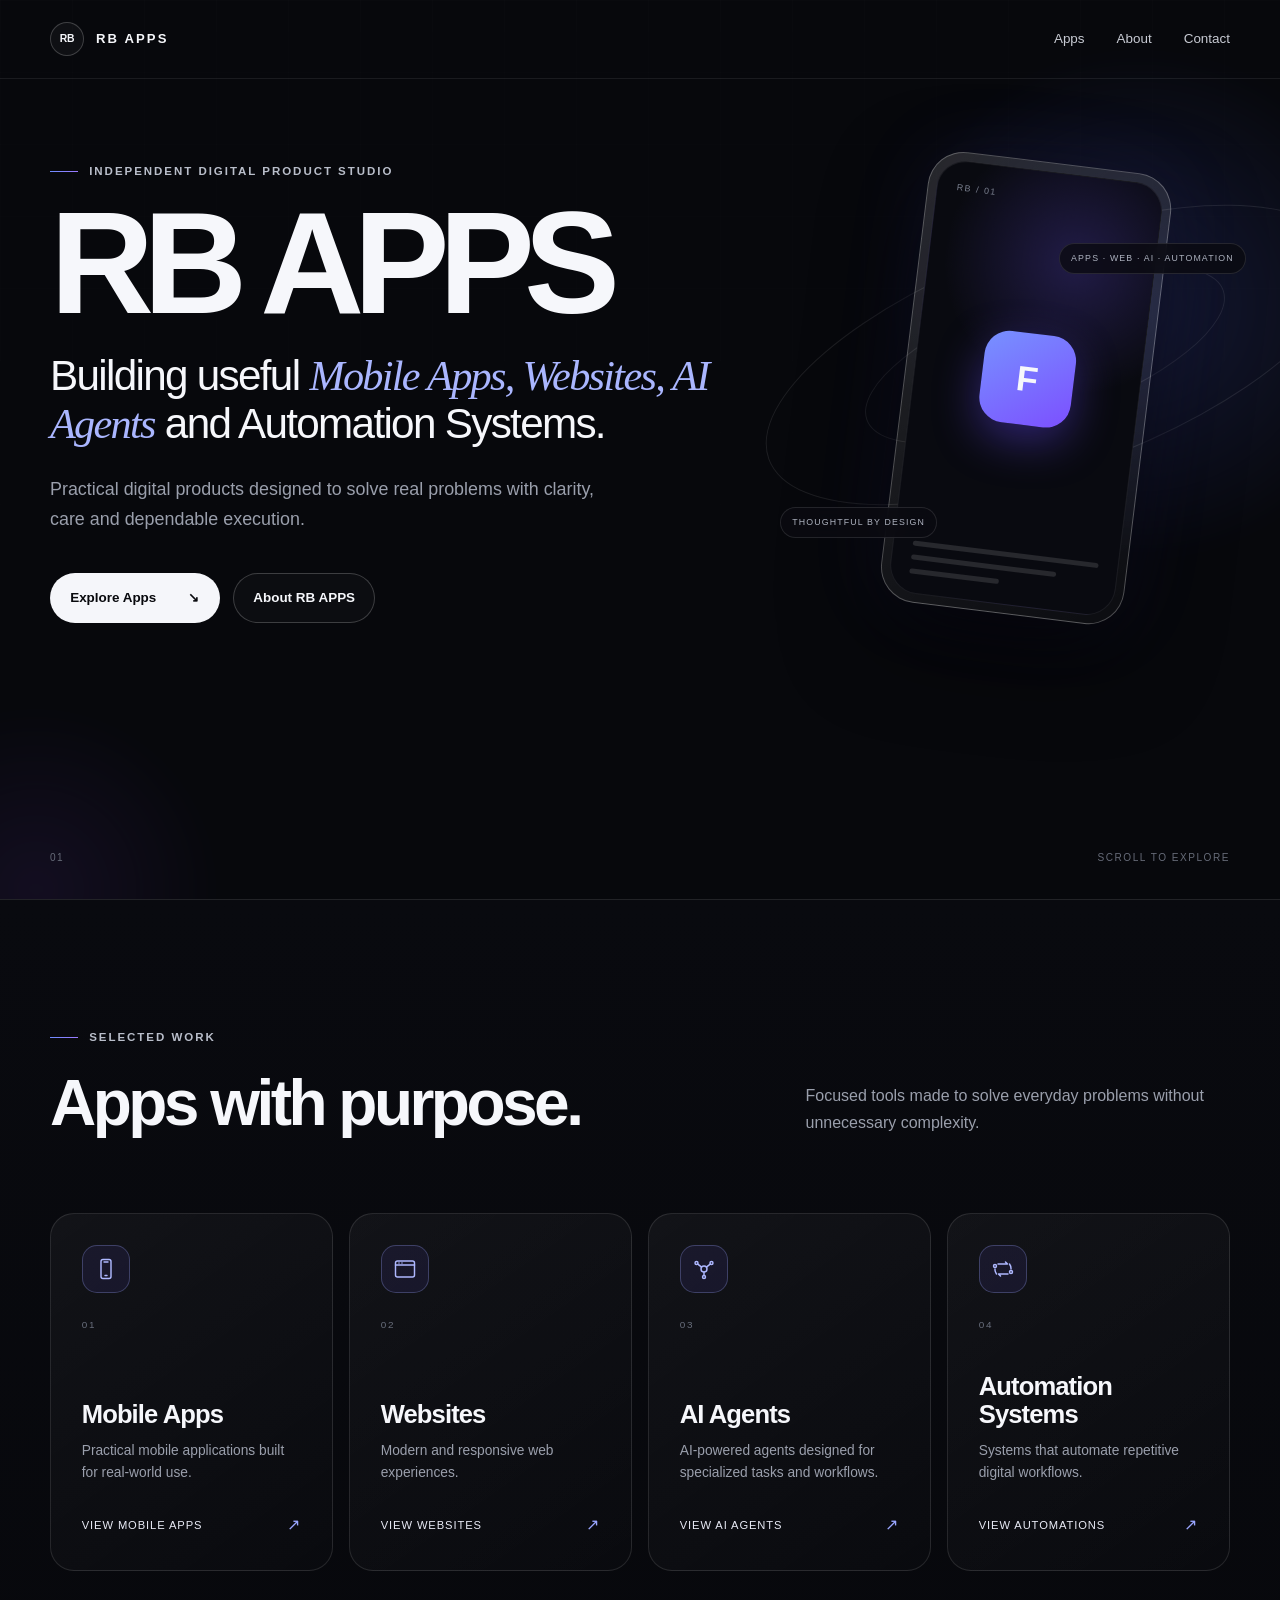
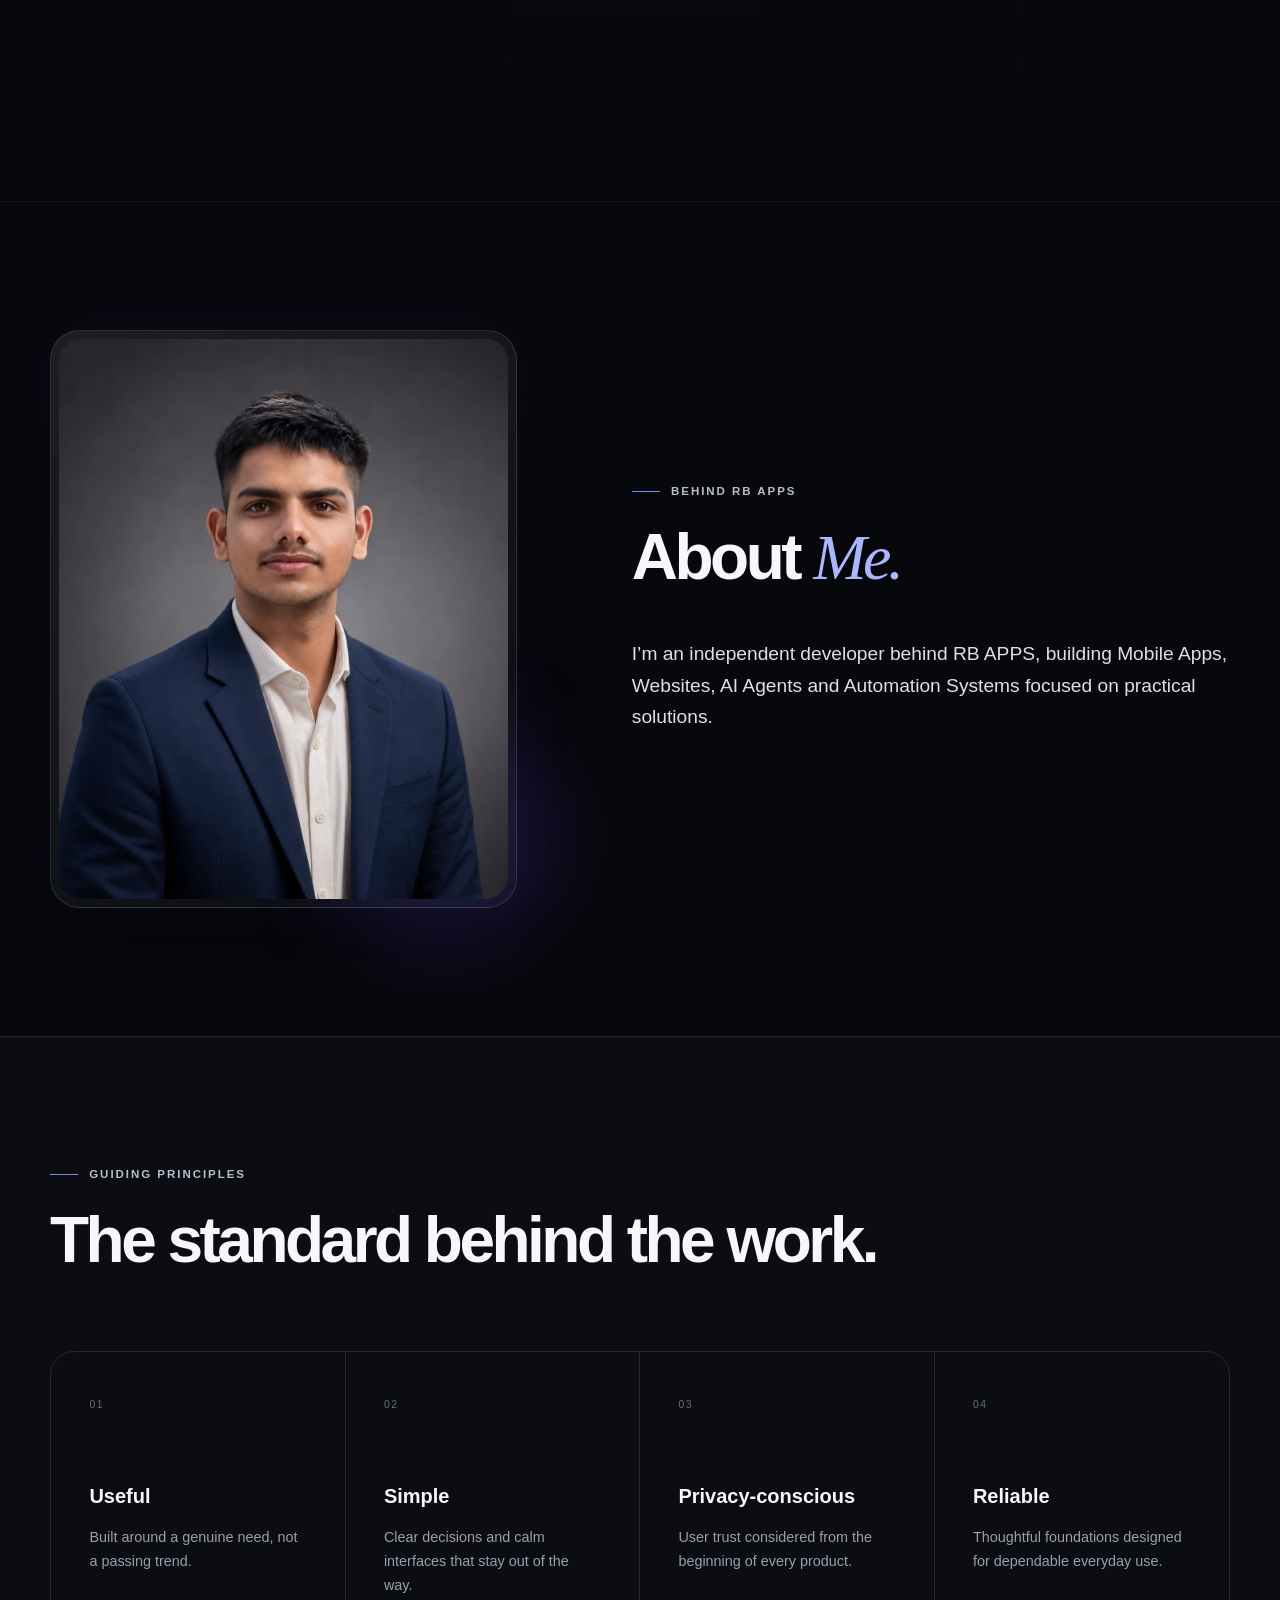
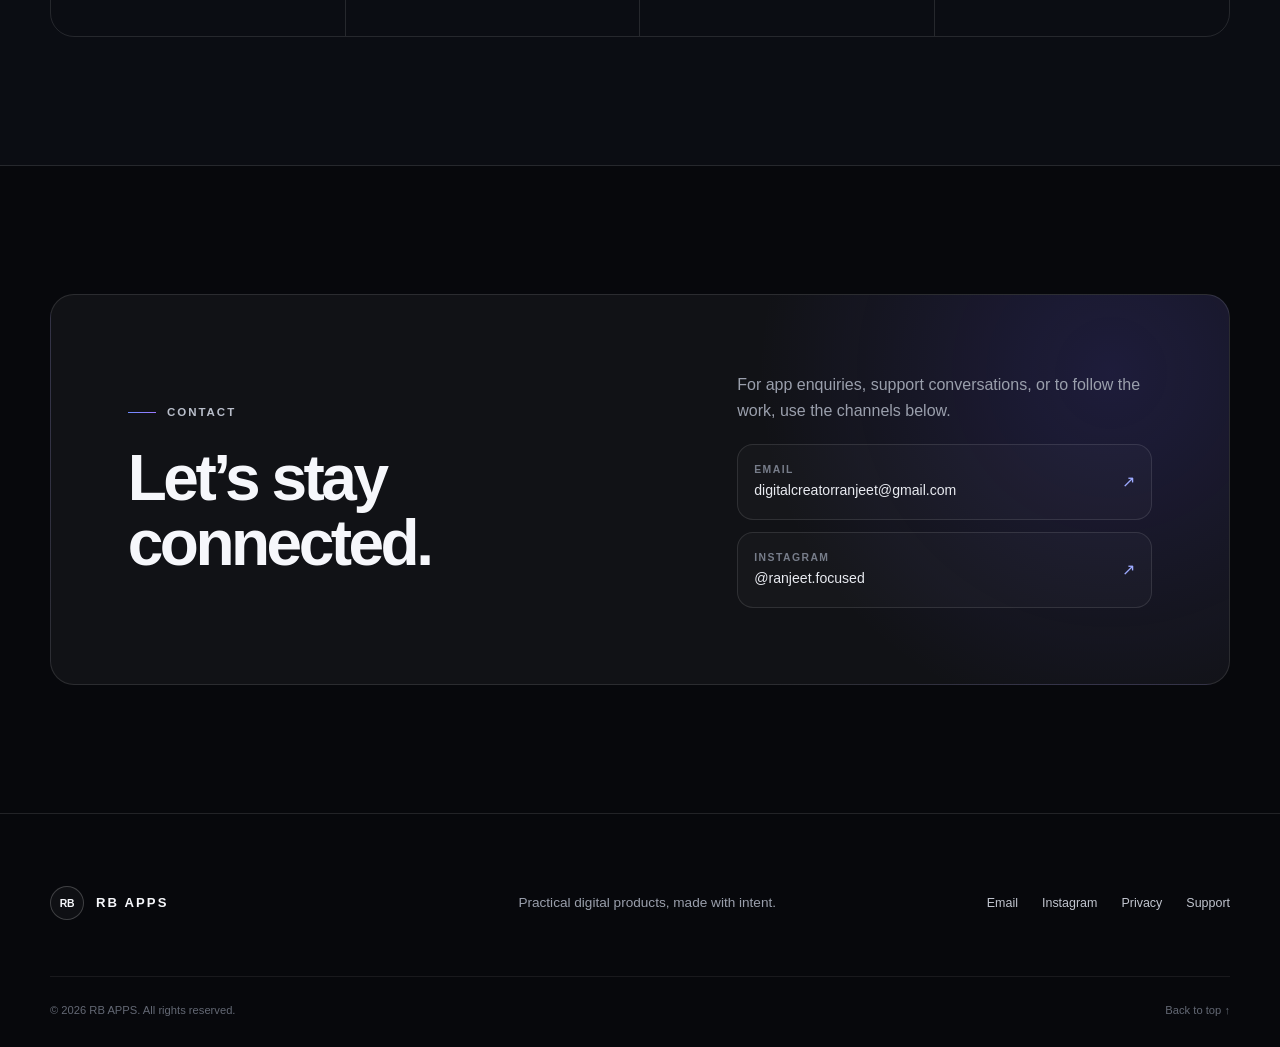
<file: index.html>
<!doctype html>
<html lang="en">
  <head>
    <meta charset="UTF-8" />
    <meta name="viewport" content="width=device-width, initial-scale=1" />
    <meta name="theme-color" content="#07080c" />
    <meta
      name="description"
      content="RB APPS creates useful mobile apps, websites, AI agents and automation systems."
    />
    <meta property="og:type" content="website" />
    <meta property="og:title" content="RB APPS — Practical digital products" />
    <meta
      property="og:description"
      content="Building useful mobile apps, websites, AI agents and automation systems."
    />
    <title>RB APPS — Practical digital products</title>
    <link rel="icon" href="favicon.svg" type="image/svg+xml" />
    <link rel="stylesheet" href="styles.css" />
    <script src="script.js" defer></script>
  </head>
  <body>
    <a class="skip-link" href="#main-content">Skip to content</a>

    <header class="site-header" data-header>
      <div class="container nav-shell">
        <a class="wordmark" href="#top" aria-label="RB APPS home">
          <span class="wordmark-mark" aria-hidden="true">RB</span>
          <span>RB APPS</span>
        </a>

        <button
          class="menu-button"
          type="button"
          aria-expanded="false"
          aria-controls="primary-navigation"
          aria-label="Open navigation"
          data-menu-button
        >
          <span></span><span></span>
        </button>

        <nav class="primary-nav" id="primary-navigation" aria-label="Primary navigation" data-navigation>
          <a href="#apps">Apps</a>
          <a href="#about">About</a>
          <a href="#contact">Contact</a>
        </nav>
      </div>
    </header>

    <main id="main-content">
      <section class="hero" id="top" aria-labelledby="hero-title">
        <div class="gravity-field" aria-hidden="true">
          <span class="orb orb-one"></span>
          <span class="orb orb-two"></span>
          <span class="orbit orbit-one"></span>
          <span class="orbit orbit-two"></span>
        </div>

        <div class="container hero-layout">
          <div class="hero-copy">
            <p class="eyebrow"><span></span> Independent digital product studio</p>
            <h1 id="hero-title">RB APPS</h1>
            <p class="hero-tagline">
              Building useful <em>Mobile Apps, Websites, AI Agents</em> and Automation Systems.
            </p>
            <p class="hero-summary">
              Practical digital products designed to solve real problems with clarity, care and dependable execution.
            </p>
            <div class="hero-actions">
              <a class="button button-primary" href="#apps">Explore Apps <span aria-hidden="true">↘</span></a>
              <a class="button button-secondary" href="#about">About RB APPS</a>
            </div>
          </div>

          <div class="hero-object" aria-hidden="true">
            <div class="device-shell">
              <div class="device-screen">
                <span class="screen-label">RB / 01</span>
                <div class="screen-core"><span>F</span></div>
                <div class="screen-lines"><i></i><i></i><i></i></div>
              </div>
            </div>
            <span class="status-chip chip-one">APPS · WEB · AI · AUTOMATION</span>
            <span class="status-chip chip-two">THOUGHTFUL BY DESIGN</span>
          </div>
        </div>

        <div class="container hero-footnote" aria-hidden="true">
          <span>01</span><span>Scroll to explore</span>
        </div>
      </section>

      <section class="section apps-section" id="apps" aria-labelledby="apps-title">
        <div class="container">
          <div class="section-heading">
            <div>
              <p class="eyebrow"><span></span> Selected work</p>
              <h2 id="apps-title">Apps with purpose.</h2>
            </div>
            <p>Focused tools made to solve everyday problems without unnecessary complexity.</p>
          </div>

          <nav class="project-category-grid" aria-label="Project categories">
            <a class="project-category-card" href="projects/mobile-apps.html">
              <span class="category-icon" aria-hidden="true">
                <svg viewBox="0 0 24 24"><rect x="7" y="2.5" width="10" height="19" rx="2"></rect><path d="M10 5h4M11 18.5h2"></path></svg>
              </span>
              <span class="category-number">01</span>
              <h3>Mobile Apps</h3>
              <p>Practical mobile applications built for real-world use.</p>
              <span class="category-cta">View Mobile Apps <span aria-hidden="true">↗</span></span>
            </a>

            <a class="project-category-card" href="projects/websites.html">
              <span class="category-icon" aria-hidden="true">
                <svg viewBox="0 0 24 24"><rect x="2.5" y="4" width="19" height="16" rx="2"></rect><path d="M2.5 8h19M6 6h.01M9 6h.01"></path></svg>
              </span>
              <span class="category-number">02</span>
              <h3>Websites</h3>
              <p>Modern and responsive web experiences.</p>
              <span class="category-cta">View Websites <span aria-hidden="true">↗</span></span>
            </a>

            <a class="project-category-card" href="projects/ai-agents.html">
              <span class="category-icon" aria-hidden="true">
                <svg viewBox="0 0 24 24"><circle cx="12" cy="12" r="3"></circle><circle cx="4.5" cy="6" r="1.5"></circle><circle cx="19.5" cy="6" r="1.5"></circle><circle cx="12" cy="20" r="1.5"></circle><path d="m5.8 7.1 3.8 3M18.2 7.1l-3.8 3M12 15v3.5"></path></svg>
              </span>
              <span class="category-number">03</span>
              <h3>AI Agents</h3>
              <p>AI-powered agents designed for specialized tasks and workflows.</p>
              <span class="category-cta">View AI Agents <span aria-hidden="true">↗</span></span>
            </a>

            <a class="project-category-card" href="projects/automation.html">
              <span class="category-icon" aria-hidden="true">
                <svg viewBox="0 0 24 24"><path d="M7 7h9.5l-2-2M17 17H7.5l2 2M18.5 7A7.5 7.5 0 0 1 20 12M5.5 17A7.5 7.5 0 0 1 4 12"></path><circle cx="4" cy="9" r="1.5"></circle><circle cx="20" cy="15" r="1.5"></circle></svg>
              </span>
              <span class="category-number">04</span>
              <h3>Automation Systems</h3>
              <p>Systems that automate repetitive digital workflows.</p>
              <span class="category-cta">View Automations <span aria-hidden="true">↗</span></span>
            </a>
          </nav>

        </div>
      </section>

      <section class="section about-section" id="about" aria-labelledby="about-title">
        <div class="container about-grid">
          <div class="about-portrait">
            <img
              src="assets/images/rb-apps-developer.png"
              alt="Portrait of the independent developer behind RB APPS"
              width="1122"
              height="1402"
              loading="lazy"
            />
          </div>
          <div class="about-content">
            <p class="eyebrow"><span></span> Behind RB APPS</p>
            <h2 id="about-title">About <em>Me.</em></h2>
            <div class="about-copy">
              <p>
                I’m an independent developer behind RB APPS, building Mobile Apps, Websites, AI Agents and Automation
                Systems focused on practical solutions.
              </p>
            </div>
          </div>
        </div>
      </section>

      <section class="section principles-section" aria-labelledby="principles-title">
        <div class="container">
          <div class="section-heading compact">
            <div>
              <p class="eyebrow"><span></span> Guiding principles</p>
              <h2 id="principles-title">The standard behind the work.</h2>
            </div>
          </div>

          <div class="principles-grid">
            <article><span>01</span><h3>Useful</h3><p>Built around a genuine need, not a passing trend.</p></article>
            <article><span>02</span><h3>Simple</h3><p>Clear decisions and calm interfaces that stay out of the way.</p></article>
            <article><span>03</span><h3>Privacy-conscious</h3><p>User trust considered from the beginning of every product.</p></article>
            <article><span>04</span><h3>Reliable</h3><p>Thoughtful foundations designed for dependable everyday use.</p></article>
          </div>
        </div>
      </section>

      <section class="section contact-section" id="contact" aria-labelledby="contact-title">
        <div class="container contact-panel">
          <div>
            <p class="eyebrow"><span></span> Contact</p>
            <h2 id="contact-title">Let’s stay connected.</h2>
          </div>
          <div class="contact-copy">
            <p>For app enquiries, support conversations, or to follow the work, use the channels below.</p>
            <div class="contact-links" aria-label="Contact options">
              <a class="contact-link" href="mailto:digitalcreatorranjeet@gmail.com">
                <span class="contact-link-label">Email</span>
                <span class="contact-link-value">digitalcreatorranjeet@gmail.com</span>
                <span class="contact-link-arrow" aria-hidden="true">↗</span>
              </a>
              <a
                class="contact-link"
                href="https://www.instagram.com/ranjeet.focused/"
                target="_blank"
                rel="noopener noreferrer"
                aria-label="Open @ranjeet.focused on Instagram in a new tab"
              >
                <span class="contact-link-label">Instagram</span>
                <span class="contact-link-value">@ranjeet.focused</span>
                <span class="contact-link-arrow" aria-hidden="true">↗</span>
              </a>
            </div>
          </div>
        </div>
      </section>
    </main>

    <footer class="site-footer">
      <div class="container footer-main">
        <a class="wordmark" href="#top" aria-label="Back to top">
          <span class="wordmark-mark" aria-hidden="true">RB</span><span>RB APPS</span>
        </a>
        <p>Practical digital products, made with intent.</p>
        <nav aria-label="Footer navigation">
          <a href="mailto:digitalcreatorranjeet@gmail.com">Email</a>
          <a
            href="https://www.instagram.com/ranjeet.focused/"
            target="_blank"
            rel="noopener noreferrer"
            aria-label="Instagram (opens in a new tab)"
          >Instagram</a>
          <a href="privacy.html">Privacy</a>
          <a href="support.html">Support</a>
        </nav>
      </div>
      <div class="container footer-bottom">
        <p>© <span data-current-year></span> RB APPS. All rights reserved.</p>
        <a href="#top">Back to top ↑</a>
      </div>
    </footer>
  </body>
</html>
</file>
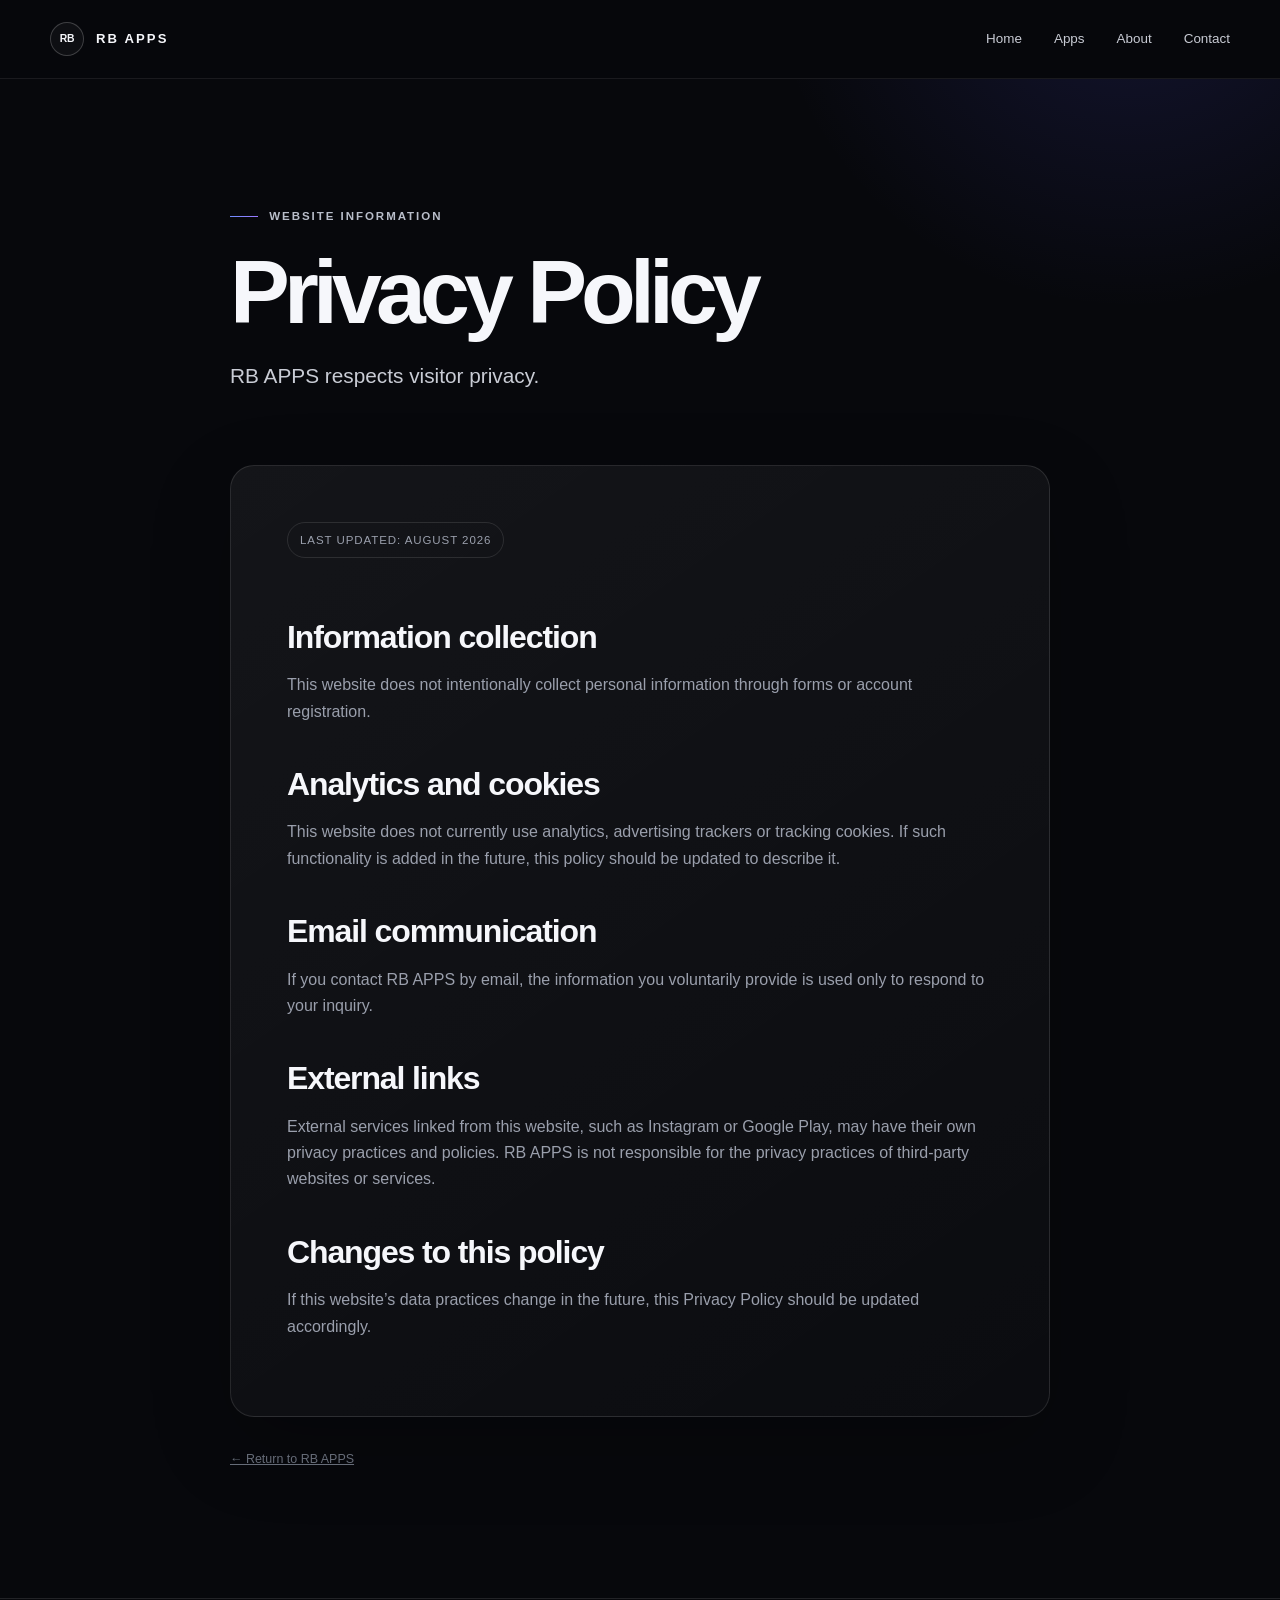
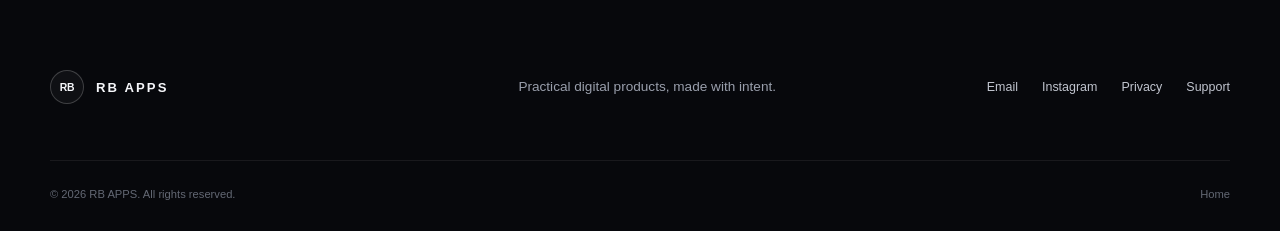
<file: privacy.html>
<!doctype html>
<html lang="en">
  <head>
    <meta charset="UTF-8" />
    <meta name="viewport" content="width=device-width, initial-scale=1" />
    <meta name="theme-color" content="#07080c" />
    <meta
      name="description"
      content="Learn how the RB APPS website currently handles visitor information and external links."
    />
    <title>Privacy Policy — RB APPS</title>
    <link rel="icon" href="favicon.svg" type="image/svg+xml" />
    <link rel="stylesheet" href="styles.css" />
    <script src="script.js" defer></script>
  </head>
  <body class="content-page">
    <a class="skip-link" href="#main-content">Skip to content</a>

    <header class="site-header" data-header>
      <div class="container nav-shell">
        <a class="wordmark" href="index.html" aria-label="RB APPS home">
          <span class="wordmark-mark" aria-hidden="true">RB</span>
          <span>RB APPS</span>
        </a>
        <button
          class="menu-button"
          type="button"
          aria-expanded="false"
          aria-controls="primary-navigation"
          aria-label="Open navigation"
          data-menu-button
        >
          <span></span><span></span>
        </button>
        <nav class="primary-nav" id="primary-navigation" aria-label="Primary navigation" data-navigation>
          <a href="index.html">Home</a>
          <a href="index.html#apps">Apps</a>
          <a href="index.html#about">About</a>
          <a href="index.html#contact">Contact</a>
        </nav>
      </div>
    </header>

    <main class="content-main" id="main-content">
      <div class="content-shell">
        <header class="content-header">
          <p class="eyebrow"><span></span> Website information</p>
          <h1>Privacy Policy</h1>
          <p class="content-intro">RB APPS respects visitor privacy.</p>
        </header>

        <article class="content-card">
          <p class="policy-date">Last updated: August 2026</p>

          <h2>Information collection</h2>
          <p>
            This website does not intentionally collect personal information through forms or account registration.
          </p>

          <h2>Analytics and cookies</h2>
          <p>
            This website does not currently use analytics, advertising trackers or tracking cookies. If such
            functionality is added in the future, this policy should be updated to describe it.
          </p>

          <h2>Email communication</h2>
          <p>
            If you contact RB APPS by email, the information you voluntarily provide is used only to respond to your
            inquiry.
          </p>

          <h2>External links</h2>
          <p>
            External services linked from this website, such as Instagram or Google Play, may have their own privacy
            practices and policies. RB APPS is not responsible for the privacy practices of third-party websites or
            services.
          </p>

          <h2>Changes to this policy</h2>
          <p>
            If this website’s data practices change in the future, this Privacy Policy should be updated accordingly.
          </p>
        </article>
        <p class="content-footer-note"><a href="index.html">← Return to RB APPS</a></p>
      </div>
    </main>

    <footer class="site-footer">
      <div class="container footer-main">
        <a class="wordmark" href="index.html" aria-label="RB APPS home">
          <span class="wordmark-mark" aria-hidden="true">RB</span><span>RB APPS</span>
        </a>
        <p>Practical digital products, made with intent.</p>
        <nav aria-label="Footer navigation">
          <a href="mailto:digitalcreatorranjeet@gmail.com">Email</a>
          <a href="https://www.instagram.com/ranjeet.focused/" target="_blank" rel="noopener noreferrer" aria-label="Instagram (opens in a new tab)">Instagram</a>
          <a href="privacy.html" aria-current="page">Privacy</a>
          <a href="support.html">Support</a>
        </nav>
      </div>
      <div class="container footer-bottom">
        <p>© <span data-current-year></span> RB APPS. All rights reserved.</p>
        <a href="index.html">Home</a>
      </div>
    </footer>
  </body>
</html>
</file>
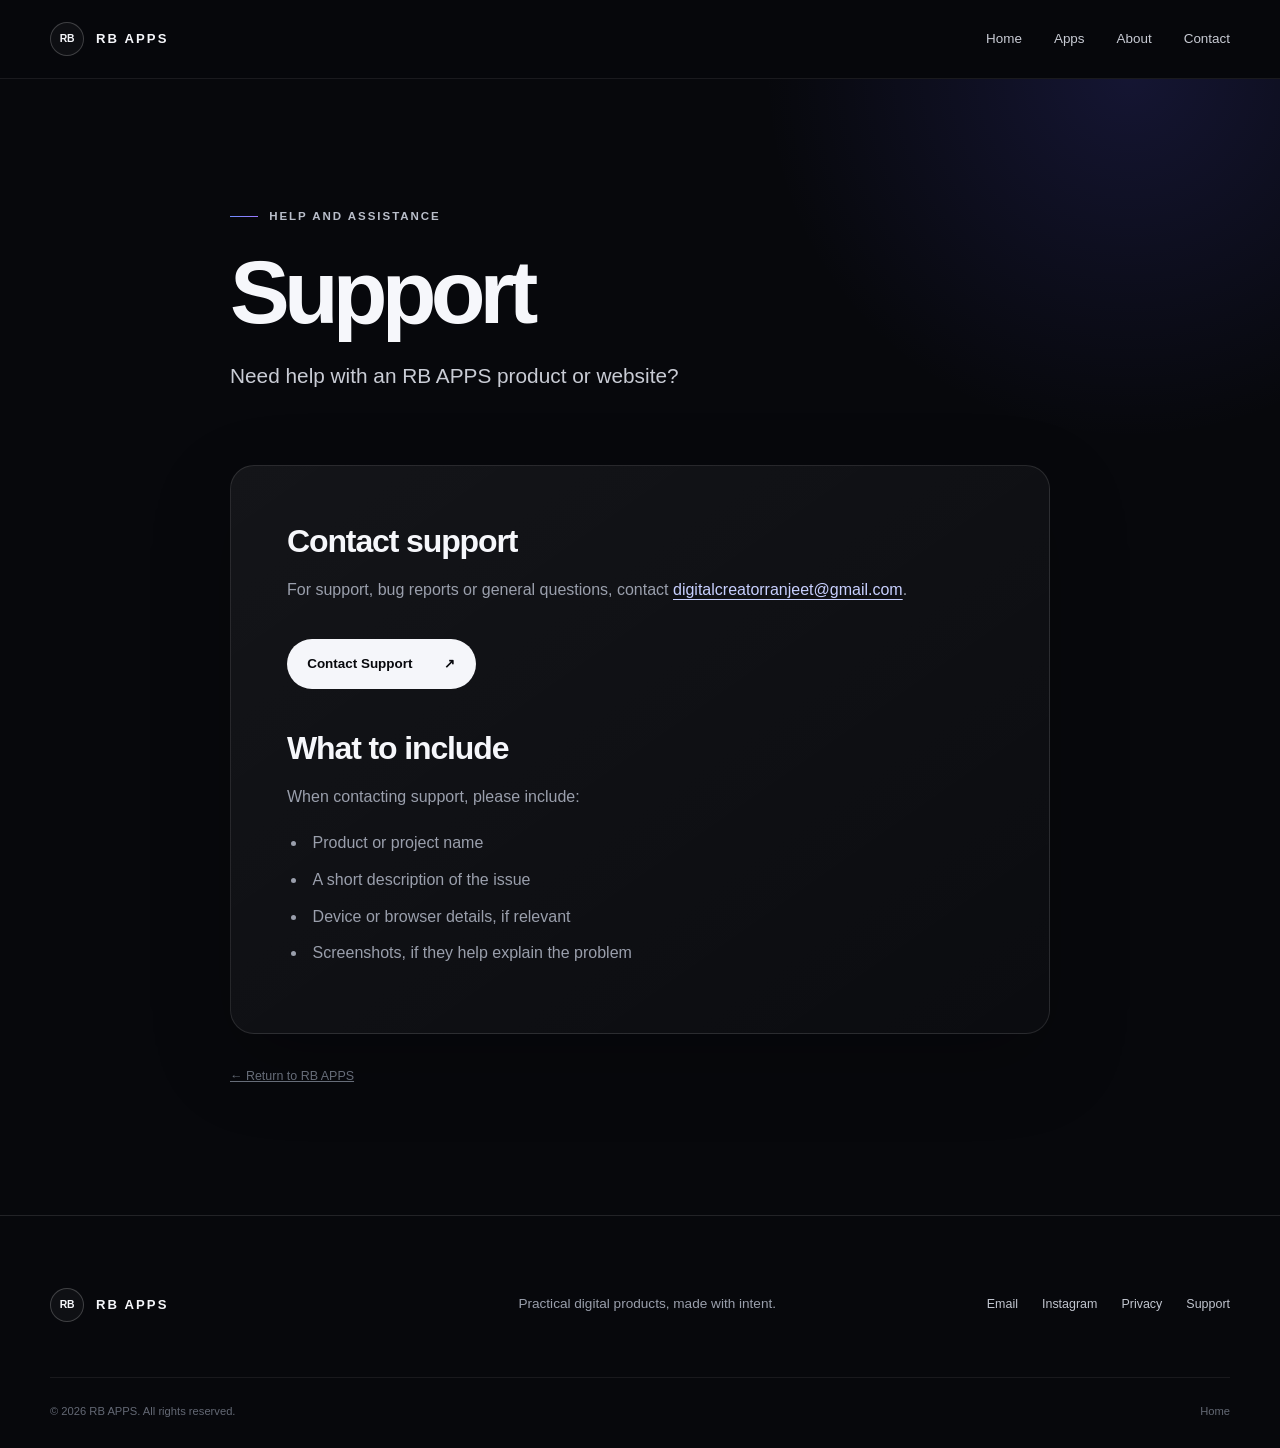
<file: support.html>
<!doctype html>
<html lang="en">
  <head>
    <meta charset="UTF-8" />
    <meta name="viewport" content="width=device-width, initial-scale=1" />
    <meta name="theme-color" content="#07080c" />
    <meta
      name="description"
      content="Get support for an RB APPS product or website, report a bug, or ask a general question."
    />
    <title>Support — RB APPS</title>
    <link rel="icon" href="favicon.svg" type="image/svg+xml" />
    <link rel="stylesheet" href="styles.css" />
    <script src="script.js" defer></script>
  </head>
  <body class="content-page">
    <a class="skip-link" href="#main-content">Skip to content</a>

    <header class="site-header" data-header>
      <div class="container nav-shell">
        <a class="wordmark" href="index.html" aria-label="RB APPS home">
          <span class="wordmark-mark" aria-hidden="true">RB</span>
          <span>RB APPS</span>
        </a>
        <button
          class="menu-button"
          type="button"
          aria-expanded="false"
          aria-controls="primary-navigation"
          aria-label="Open navigation"
          data-menu-button
        >
          <span></span><span></span>
        </button>
        <nav class="primary-nav" id="primary-navigation" aria-label="Primary navigation" data-navigation>
          <a href="index.html">Home</a>
          <a href="index.html#apps">Apps</a>
          <a href="index.html#about">About</a>
          <a href="index.html#contact">Contact</a>
        </nav>
      </div>
    </header>

    <main class="content-main" id="main-content">
      <div class="content-shell">
        <header class="content-header">
          <p class="eyebrow"><span></span> Help and assistance</p>
          <h1>Support</h1>
          <p class="content-intro">Need help with an RB APPS product or website?</p>
        </header>

        <section class="content-card" aria-labelledby="support-contact-title">
          <h2 id="support-contact-title">Contact support</h2>
          <p>
            For support, bug reports or general questions, contact
            <a href="mailto:digitalcreatorranjeet@gmail.com">digitalcreatorranjeet@gmail.com</a>.
          </p>
          <a class="button button-primary" href="mailto:digitalcreatorranjeet@gmail.com">
            Contact Support <span aria-hidden="true">↗</span>
          </a>

          <h2>What to include</h2>
          <p>When contacting support, please include:</p>
          <ul>
            <li>Product or project name</li>
            <li>A short description of the issue</li>
            <li>Device or browser details, if relevant</li>
            <li>Screenshots, if they help explain the problem</li>
          </ul>
        </section>
        <p class="content-footer-note"><a href="index.html">← Return to RB APPS</a></p>
      </div>
    </main>

    <footer class="site-footer">
      <div class="container footer-main">
        <a class="wordmark" href="index.html" aria-label="RB APPS home">
          <span class="wordmark-mark" aria-hidden="true">RB</span><span>RB APPS</span>
        </a>
        <p>Practical digital products, made with intent.</p>
        <nav aria-label="Footer navigation">
          <a href="mailto:digitalcreatorranjeet@gmail.com">Email</a>
          <a href="https://www.instagram.com/ranjeet.focused/" target="_blank" rel="noopener noreferrer" aria-label="Instagram (opens in a new tab)">Instagram</a>
          <a href="privacy.html">Privacy</a>
          <a href="support.html" aria-current="page">Support</a>
        </nav>
      </div>
      <div class="container footer-bottom">
        <p>© <span data-current-year></span> RB APPS. All rights reserved.</p>
        <a href="index.html">Home</a>
      </div>
    </footer>
  </body>
</html>
</file>
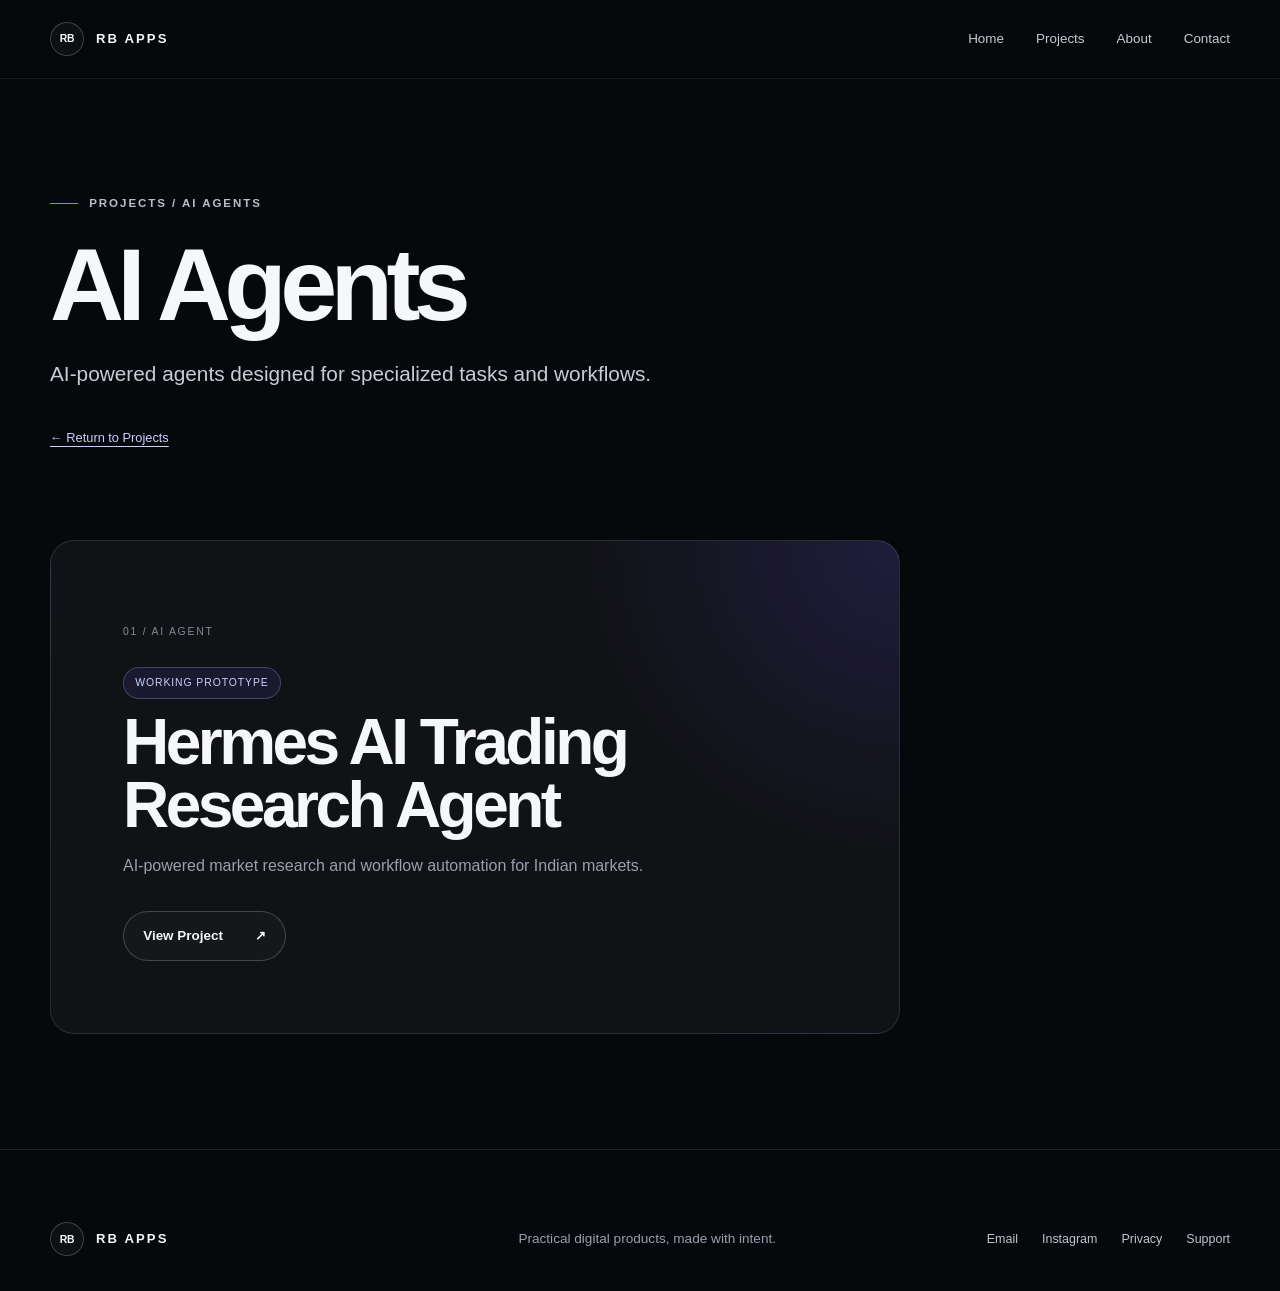
<file: projects/ai-agents.html>
<!doctype html><html lang="en"><head><meta charset="UTF-8"><meta name="viewport" content="width=device-width, initial-scale=1"><meta name="description" content="Explore AI agent projects created by RB APPS."><title>AI Agents — RB APPS</title><link rel="icon" href="../favicon.svg"><link rel="stylesheet" href="../styles.css"><script src="../script.js" defer></script></head><body class="content-page"><a class="skip-link" href="#main-content">Skip to content</a><header class="site-header" data-header><div class="container nav-shell"><a class="wordmark" href="../index.html"><span class="wordmark-mark">RB</span><span>RB APPS</span></a><button class="menu-button" type="button" aria-expanded="false" aria-controls="primary-navigation" aria-label="Open navigation" data-menu-button><span></span><span></span></button><nav class="primary-nav" id="primary-navigation" data-navigation><a href="../index.html">Home</a><a href="../index.html#apps">Projects</a><a href="../index.html#about">About</a><a href="../index.html#contact">Contact</a></nav></div></header><main class="category-main" id="main-content"><div class="category-shell"><header class="category-page-header"><p class="eyebrow"><span></span>Projects / AI Agents</p><h1>AI Agents</h1><p class="content-intro">AI-powered agents designed for specialized tasks and workflows.</p><a class="category-back" href="../index.html#apps">← Return to Projects</a></header><article class="agent-project-card"><p class="app-index">01 / AI AGENT</p><span class="status-pill">Working Prototype</span><h2>Hermes AI Trading Research Agent</h2><p>AI-powered market research and workflow automation for Indian markets.</p><a class="button button-secondary" href="ai-agents/hermes-trading-agent.html">View Project <span aria-hidden="true">↗</span></a></article></div></main><footer class="site-footer"><div class="container footer-main"><a class="wordmark" href="../index.html"><span class="wordmark-mark">RB</span><span>RB APPS</span></a><p>Practical digital products, made with intent.</p><nav><a href="mailto:digitalcreatorranjeet@gmail.com">Email</a><a href="https://www.instagram.com/ranjeet.focused/" target="_blank" rel="noopener noreferrer">Instagram</a><a href="../privacy.html">Privacy</a><a href="../support.html">Support</a></nav></div></footer></body></html>
</file>
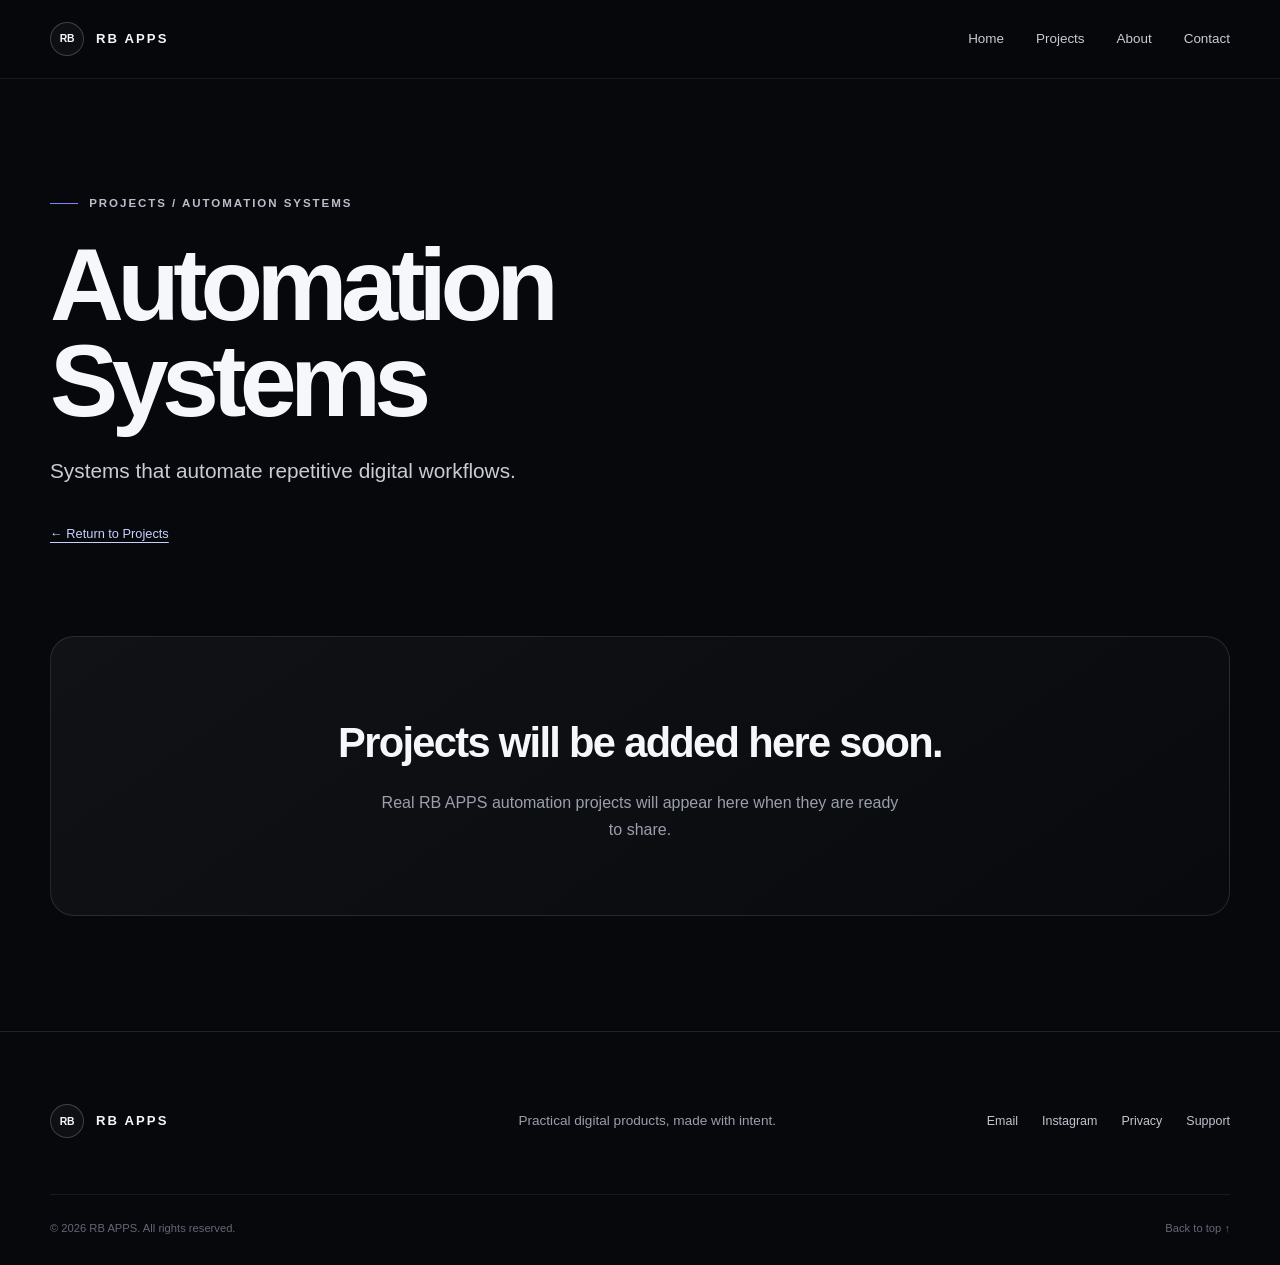
<file: projects/automation.html>
<!doctype html>
<html lang="en">
  <head><meta charset="UTF-8" /><meta name="viewport" content="width=device-width, initial-scale=1" /><meta name="theme-color" content="#07080c" /><meta name="description" content="Explore automation system projects created by RB APPS." /><title>Automation Systems — RB APPS</title><link rel="icon" href="../favicon.svg" type="image/svg+xml" /><link rel="stylesheet" href="../styles.css" /><script src="../script.js" defer></script></head>
  <body class="content-page">
    <a class="skip-link" href="#main-content">Skip to content</a>
    <header class="site-header" data-header><div class="container nav-shell"><a class="wordmark" href="../index.html" aria-label="RB APPS home"><span class="wordmark-mark" aria-hidden="true">RB</span><span>RB APPS</span></a><button class="menu-button" type="button" aria-expanded="false" aria-controls="primary-navigation" aria-label="Open navigation" data-menu-button><span></span><span></span></button><nav class="primary-nav" id="primary-navigation" aria-label="Primary navigation" data-navigation><a href="../index.html">Home</a><a href="../index.html#apps">Projects</a><a href="../index.html#about">About</a><a href="../index.html#contact">Contact</a></nav></div></header>
    <main class="category-main" id="main-content"><div class="category-shell"><header class="category-page-header"><p class="eyebrow"><span></span> Projects / Automation Systems</p><h1>Automation Systems</h1><p class="content-intro">Systems that automate repetitive digital workflows.</p><a class="category-back" href="../index.html#apps">← Return to Projects</a></header><section class="empty-state" aria-labelledby="empty-title"><div><h2 id="empty-title">Projects will be added here soon.</h2><p>Real RB APPS automation projects will appear here when they are ready to share.</p></div></section></div></main>
    <footer class="site-footer"><div class="container footer-main"><a class="wordmark" href="../index.html" aria-label="RB APPS home"><span class="wordmark-mark" aria-hidden="true">RB</span><span>RB APPS</span></a><p>Practical digital products, made with intent.</p><nav aria-label="Footer navigation"><a href="mailto:digitalcreatorranjeet@gmail.com">Email</a><a href="https://www.instagram.com/ranjeet.focused/" target="_blank" rel="noopener noreferrer" aria-label="Instagram (opens in a new tab)">Instagram</a><a href="../privacy.html">Privacy</a><a href="../support.html">Support</a></nav></div><div class="container footer-bottom"><p>© <span data-current-year></span> RB APPS. All rights reserved.</p><a href="#main-content">Back to top ↑</a></div></footer>
  </body>
</html>
</file>
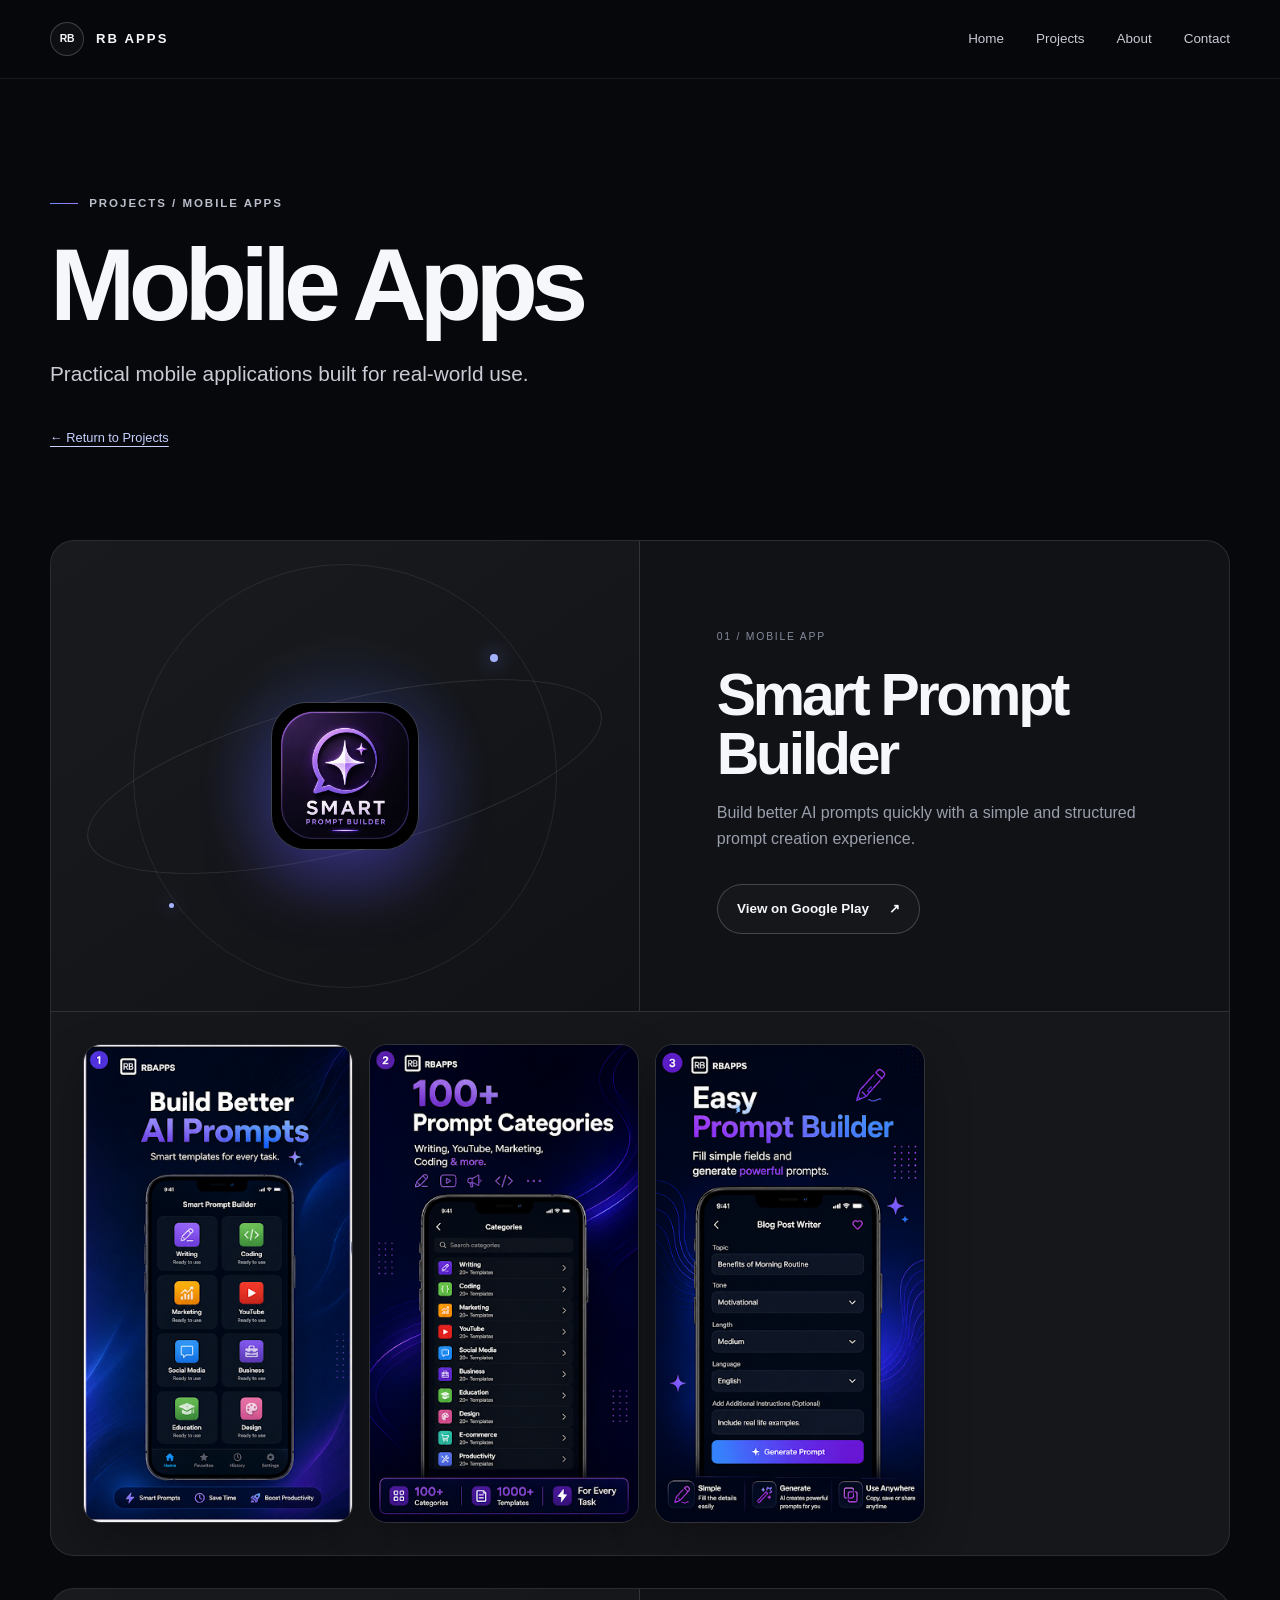
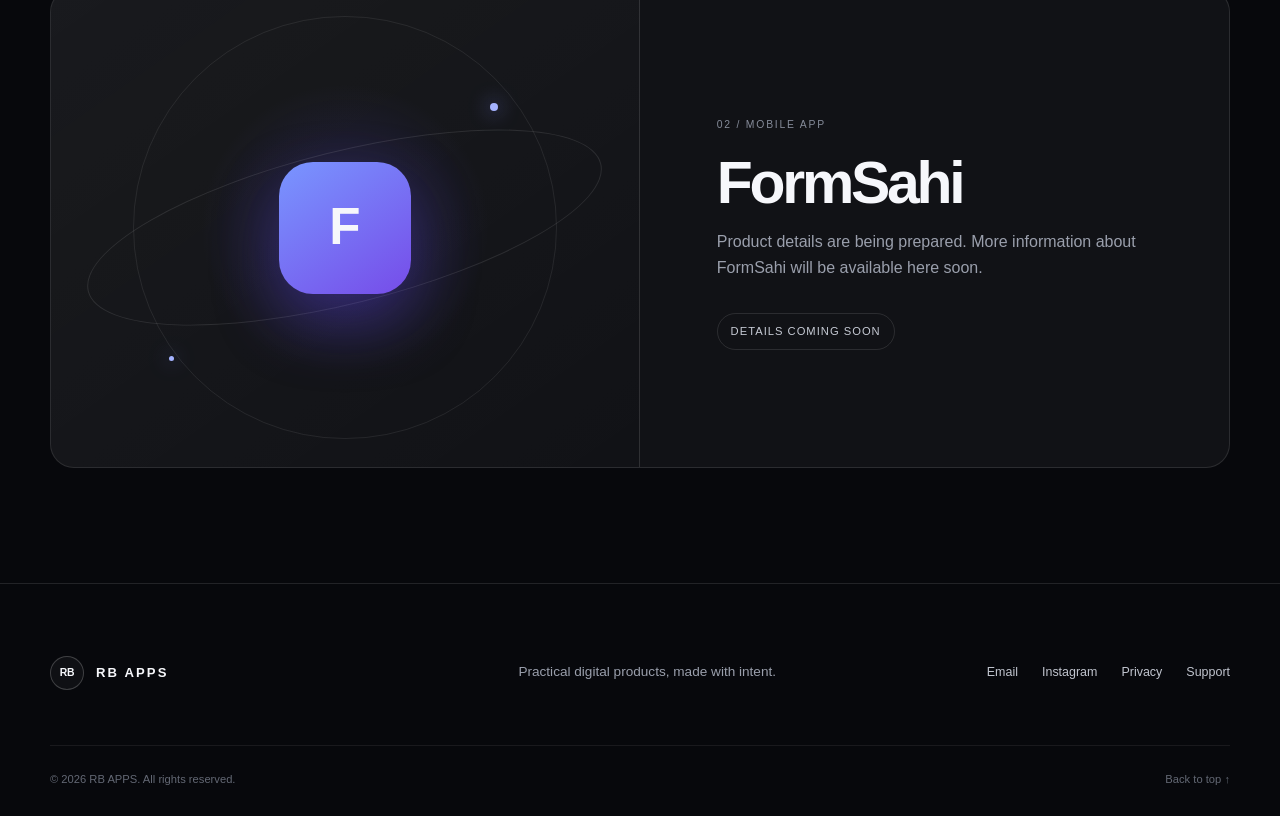
<file: projects/mobile-apps.html>
<!doctype html>
<html lang="en">
  <head>
    <meta charset="UTF-8" />
    <meta name="viewport" content="width=device-width, initial-scale=1" />
    <meta name="theme-color" content="#07080c" />
    <meta name="description" content="Explore mobile app projects created by RB APPS." />
    <title>Mobile Apps — RB APPS</title>
    <link rel="icon" href="../favicon.svg" type="image/svg+xml" />
    <link rel="stylesheet" href="../styles.css" />
    <script src="../script.js" defer></script>
  </head>
  <body class="content-page">
    <a class="skip-link" href="#main-content">Skip to content</a>
    <header class="site-header" data-header>
      <div class="container nav-shell">
        <a class="wordmark" href="../index.html" aria-label="RB APPS home"><span class="wordmark-mark" aria-hidden="true">RB</span><span>RB APPS</span></a>
        <button class="menu-button" type="button" aria-expanded="false" aria-controls="primary-navigation" aria-label="Open navigation" data-menu-button><span></span><span></span></button>
        <nav class="primary-nav" id="primary-navigation" aria-label="Primary navigation" data-navigation>
          <a href="../index.html">Home</a><a href="../index.html#apps">Projects</a><a href="../index.html#about">About</a><a href="../index.html#contact">Contact</a>
        </nav>
      </div>
    </header>
    <main class="category-main" id="main-content">
      <div class="category-shell">
        <header class="category-page-header">
          <p class="eyebrow"><span></span> Projects / Mobile Apps</p>
          <h1>Mobile Apps</h1>
          <p class="content-intro">Practical mobile applications built for real-world use.</p>
          <a class="category-back" href="../index.html#apps">← Return to Projects</a>
        </header>
        <article class="app-card smart-prompt-card">
          <div class="app-visual smart-prompt-visual" aria-hidden="true">
            <img class="app-icon-image" src="../assets/images/smart-prompt-builder-icon.png" alt="" width="512" height="512" />
            <span class="visual-ring"></span><span class="visual-dot dot-one"></span><span class="visual-dot dot-two"></span>
          </div>
          <div class="app-content">
            <p class="app-index">01 / MOBILE APP</p>
            <h3>Smart Prompt Builder</h3>
            <p class="placeholder-copy">Build better AI prompts quickly with a simple and structured prompt creation experience.</p>
            <a class="button button-secondary app-link" href="https://play.google.com/store/apps/details?id=com.rbapps.smartpromptbuilder" target="_blank" rel="noopener noreferrer">View on Google Play <span aria-hidden="true">↗</span></a>
          </div>
          <div class="app-screenshots" aria-label="Smart Prompt Builder screenshots">
            <img src="../assets/images/smart-prompt-builder-screen-1.webp" alt="Smart Prompt Builder home screen showing prompt categories" width="333" height="592" loading="lazy" />
            <img src="../assets/images/smart-prompt-builder-screen-2.webp" alt="Smart Prompt Builder screen showing more than 100 prompt categories" width="333" height="592" loading="lazy" />
            <img src="../assets/images/smart-prompt-builder-screen-3.webp" alt="Smart Prompt Builder structured prompt creation screen" width="333" height="592" loading="lazy" />
          </div>
        </article>
        <article class="app-card">
          <div class="app-visual" aria-hidden="true"><div class="app-icon"><span>F</span></div><span class="visual-ring"></span><span class="visual-dot dot-one"></span><span class="visual-dot dot-two"></span></div>
          <div class="app-content"><p class="app-index">02 / MOBILE APP</p><h3>FormSahi</h3><p class="placeholder-copy">Product details are being prepared. More information about FormSahi will be available here soon.</p><span class="coming-soon">Details coming soon</span></div>
        </article>
      </div>
    </main>
    <footer class="site-footer">
      <div class="container footer-main"><a class="wordmark" href="../index.html" aria-label="RB APPS home"><span class="wordmark-mark" aria-hidden="true">RB</span><span>RB APPS</span></a><p>Practical digital products, made with intent.</p><nav aria-label="Footer navigation"><a href="mailto:digitalcreatorranjeet@gmail.com">Email</a><a href="https://www.instagram.com/ranjeet.focused/" target="_blank" rel="noopener noreferrer" aria-label="Instagram (opens in a new tab)">Instagram</a><a href="../privacy.html">Privacy</a><a href="../support.html">Support</a></nav></div>
      <div class="container footer-bottom"><p>© <span data-current-year></span> RB APPS. All rights reserved.</p><a href="#main-content">Back to top ↑</a></div>
    </footer>
  </body>
</html>
</file>
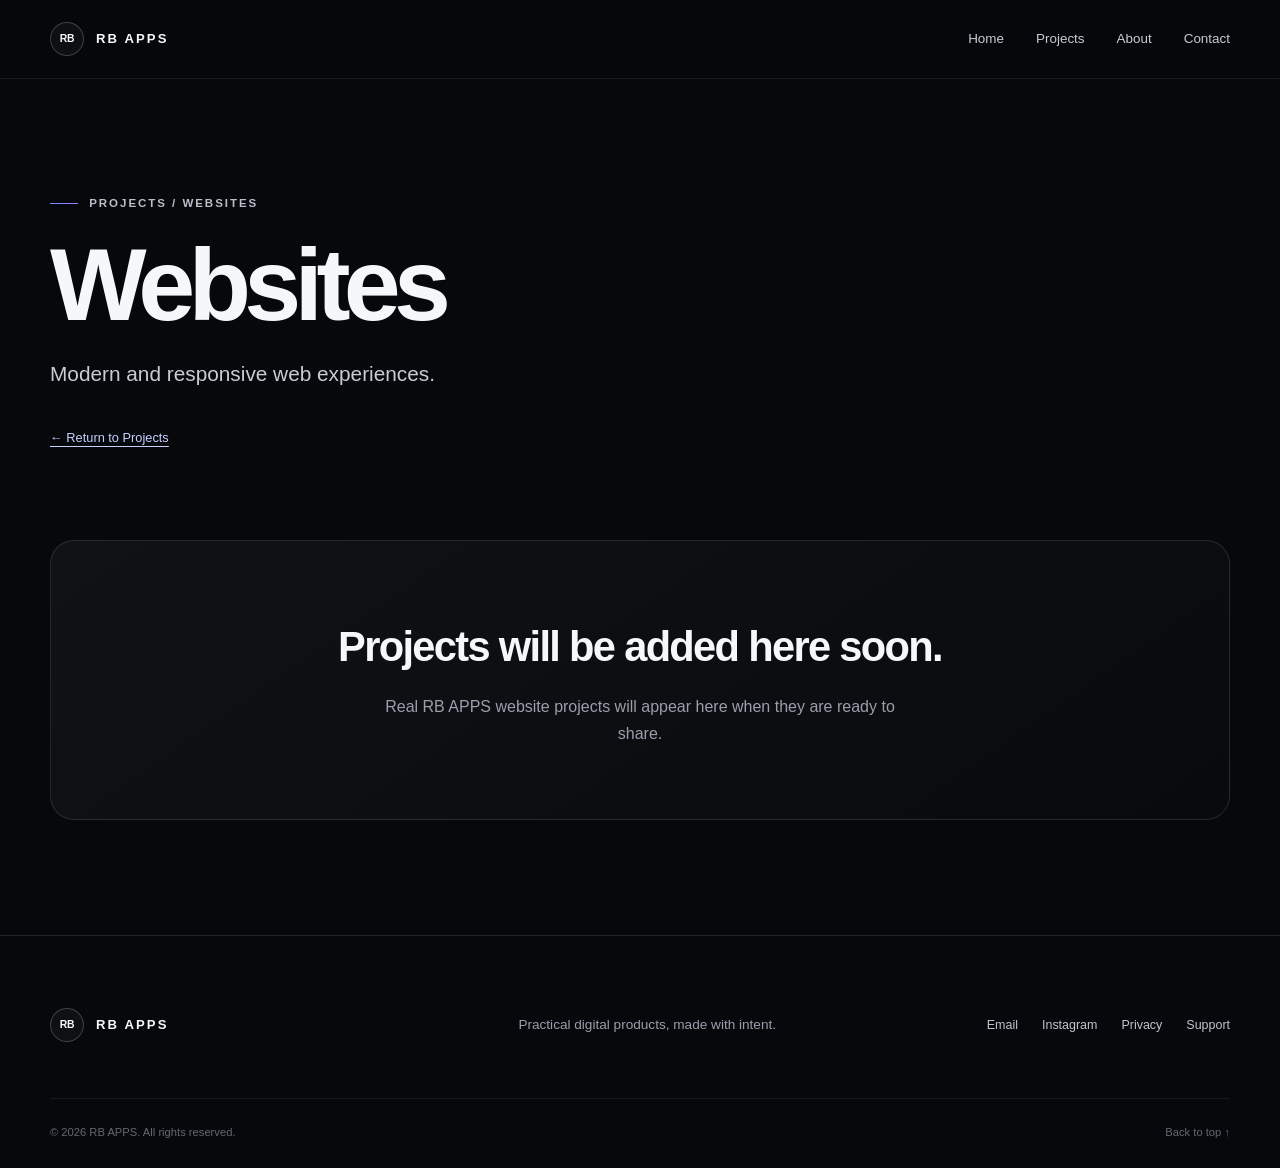
<file: projects/websites.html>
<!doctype html>
<html lang="en">
  <head><meta charset="UTF-8" /><meta name="viewport" content="width=device-width, initial-scale=1" /><meta name="theme-color" content="#07080c" /><meta name="description" content="Explore website projects created by RB APPS." /><title>Websites — RB APPS</title><link rel="icon" href="../favicon.svg" type="image/svg+xml" /><link rel="stylesheet" href="../styles.css" /><script src="../script.js" defer></script></head>
  <body class="content-page">
    <a class="skip-link" href="#main-content">Skip to content</a>
    <header class="site-header" data-header><div class="container nav-shell"><a class="wordmark" href="../index.html" aria-label="RB APPS home"><span class="wordmark-mark" aria-hidden="true">RB</span><span>RB APPS</span></a><button class="menu-button" type="button" aria-expanded="false" aria-controls="primary-navigation" aria-label="Open navigation" data-menu-button><span></span><span></span></button><nav class="primary-nav" id="primary-navigation" aria-label="Primary navigation" data-navigation><a href="../index.html">Home</a><a href="../index.html#apps">Projects</a><a href="../index.html#about">About</a><a href="../index.html#contact">Contact</a></nav></div></header>
    <main class="category-main" id="main-content"><div class="category-shell"><header class="category-page-header"><p class="eyebrow"><span></span> Projects / Websites</p><h1>Websites</h1><p class="content-intro">Modern and responsive web experiences.</p><a class="category-back" href="../index.html#apps">← Return to Projects</a></header><section class="empty-state" aria-labelledby="empty-title"><div><h2 id="empty-title">Projects will be added here soon.</h2><p>Real RB APPS website projects will appear here when they are ready to share.</p></div></section></div></main>
    <footer class="site-footer"><div class="container footer-main"><a class="wordmark" href="../index.html" aria-label="RB APPS home"><span class="wordmark-mark" aria-hidden="true">RB</span><span>RB APPS</span></a><p>Practical digital products, made with intent.</p><nav aria-label="Footer navigation"><a href="mailto:digitalcreatorranjeet@gmail.com">Email</a><a href="https://www.instagram.com/ranjeet.focused/" target="_blank" rel="noopener noreferrer" aria-label="Instagram (opens in a new tab)">Instagram</a><a href="../privacy.html">Privacy</a><a href="../support.html">Support</a></nav></div><div class="container footer-bottom"><p>© <span data-current-year></span> RB APPS. All rights reserved.</p><a href="#main-content">Back to top ↑</a></div></footer>
  </body>
</html>
</file>
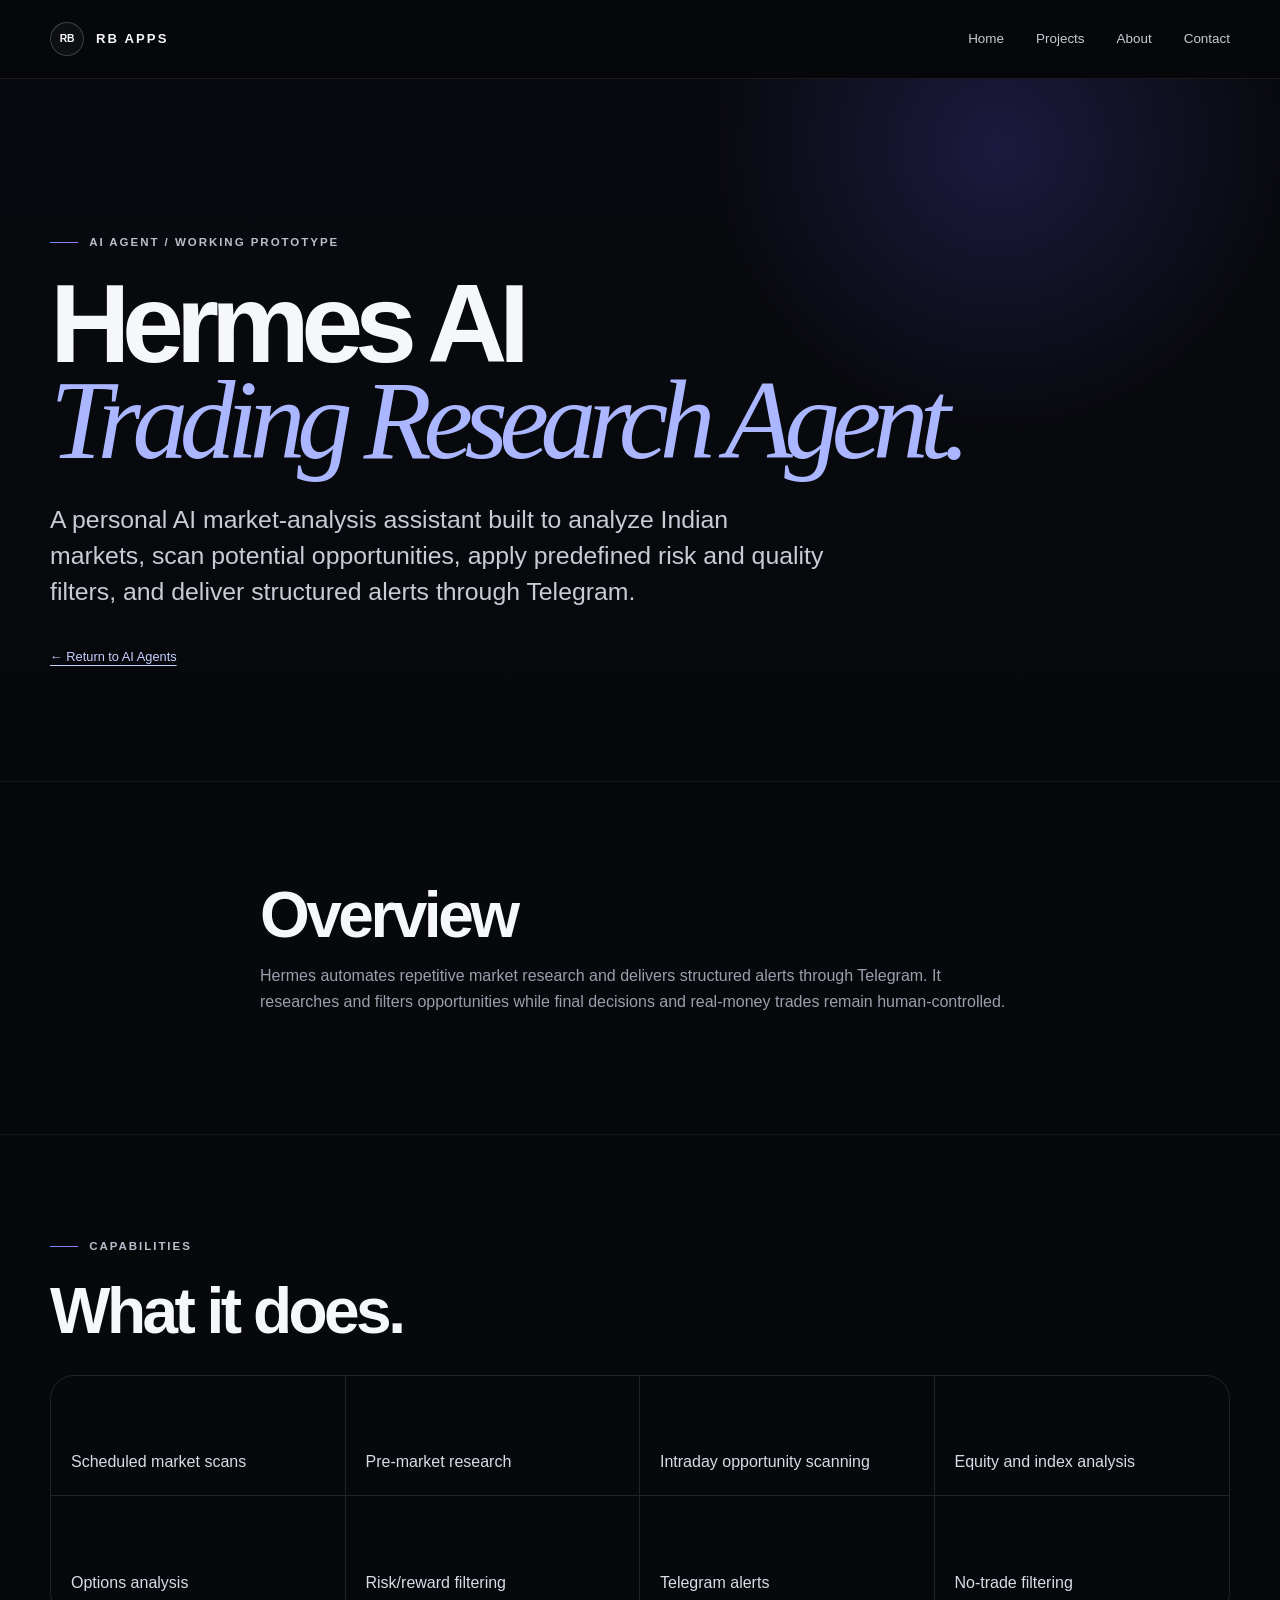
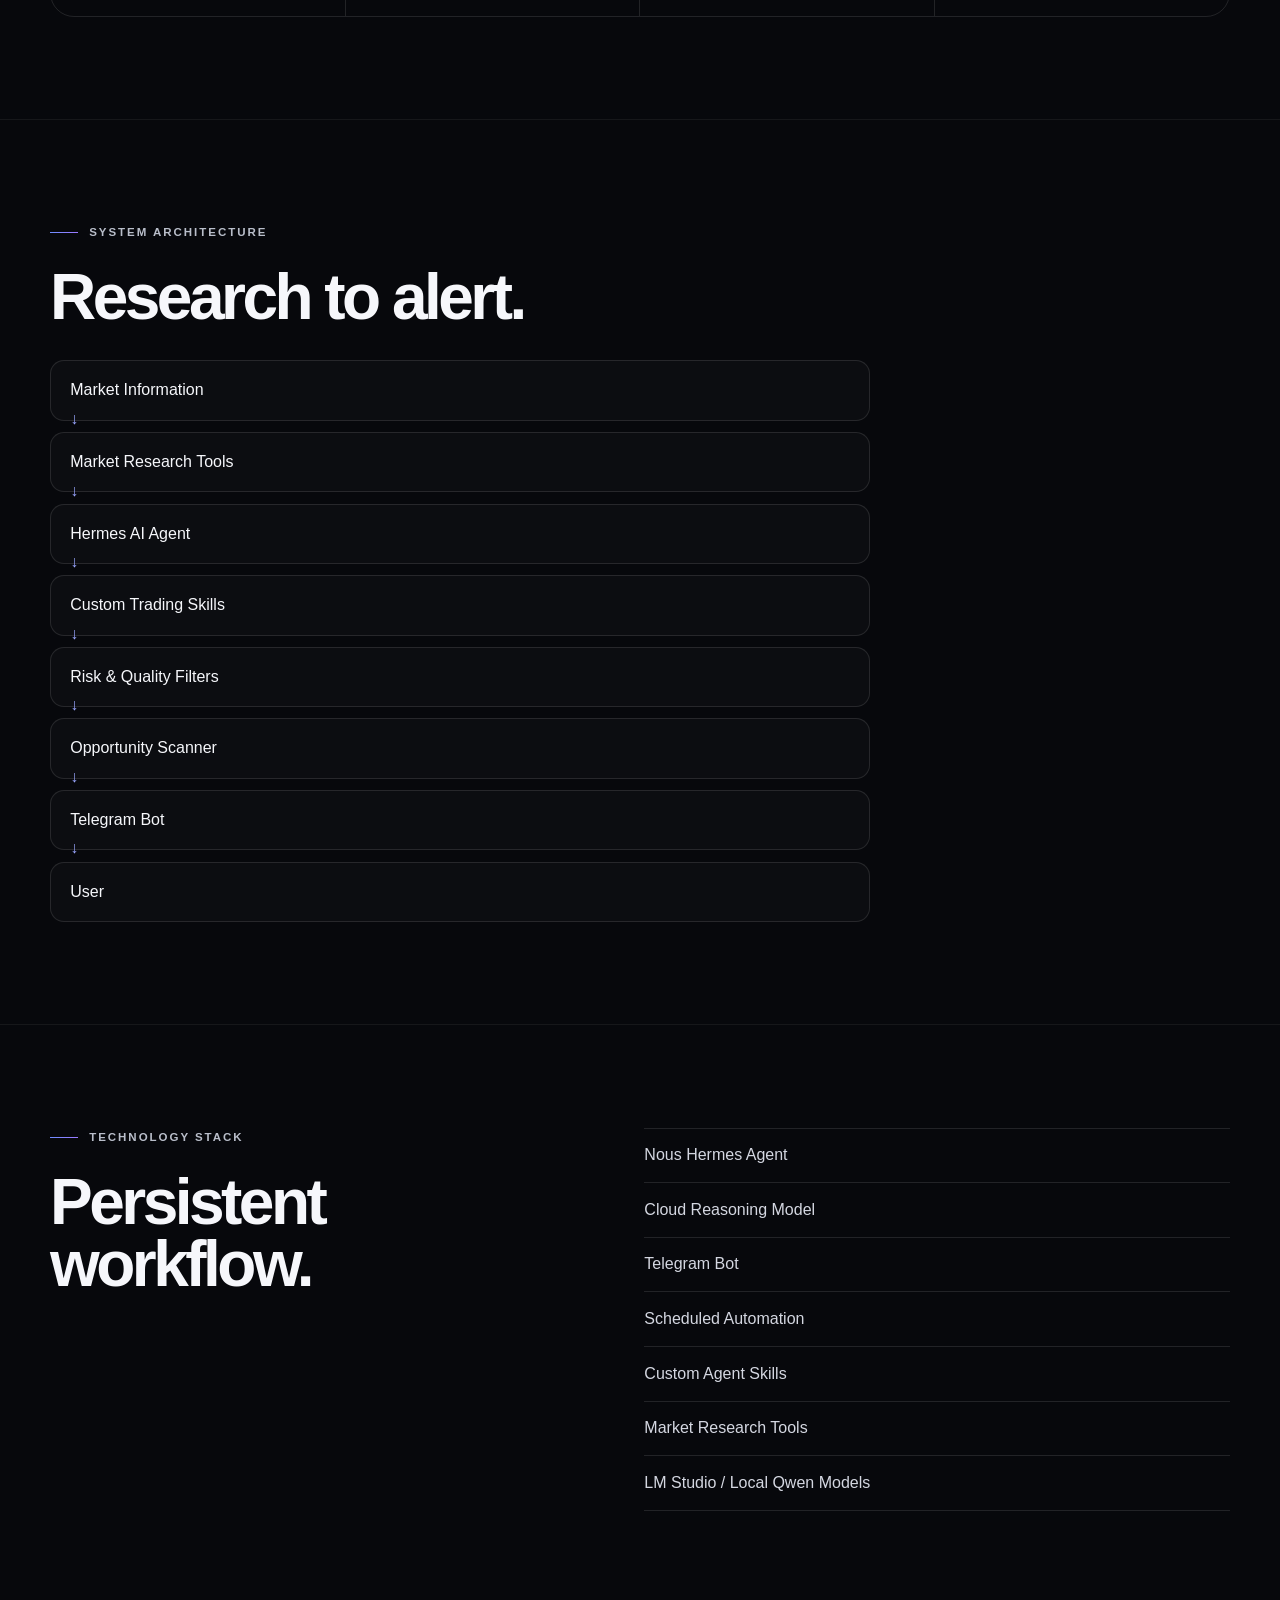
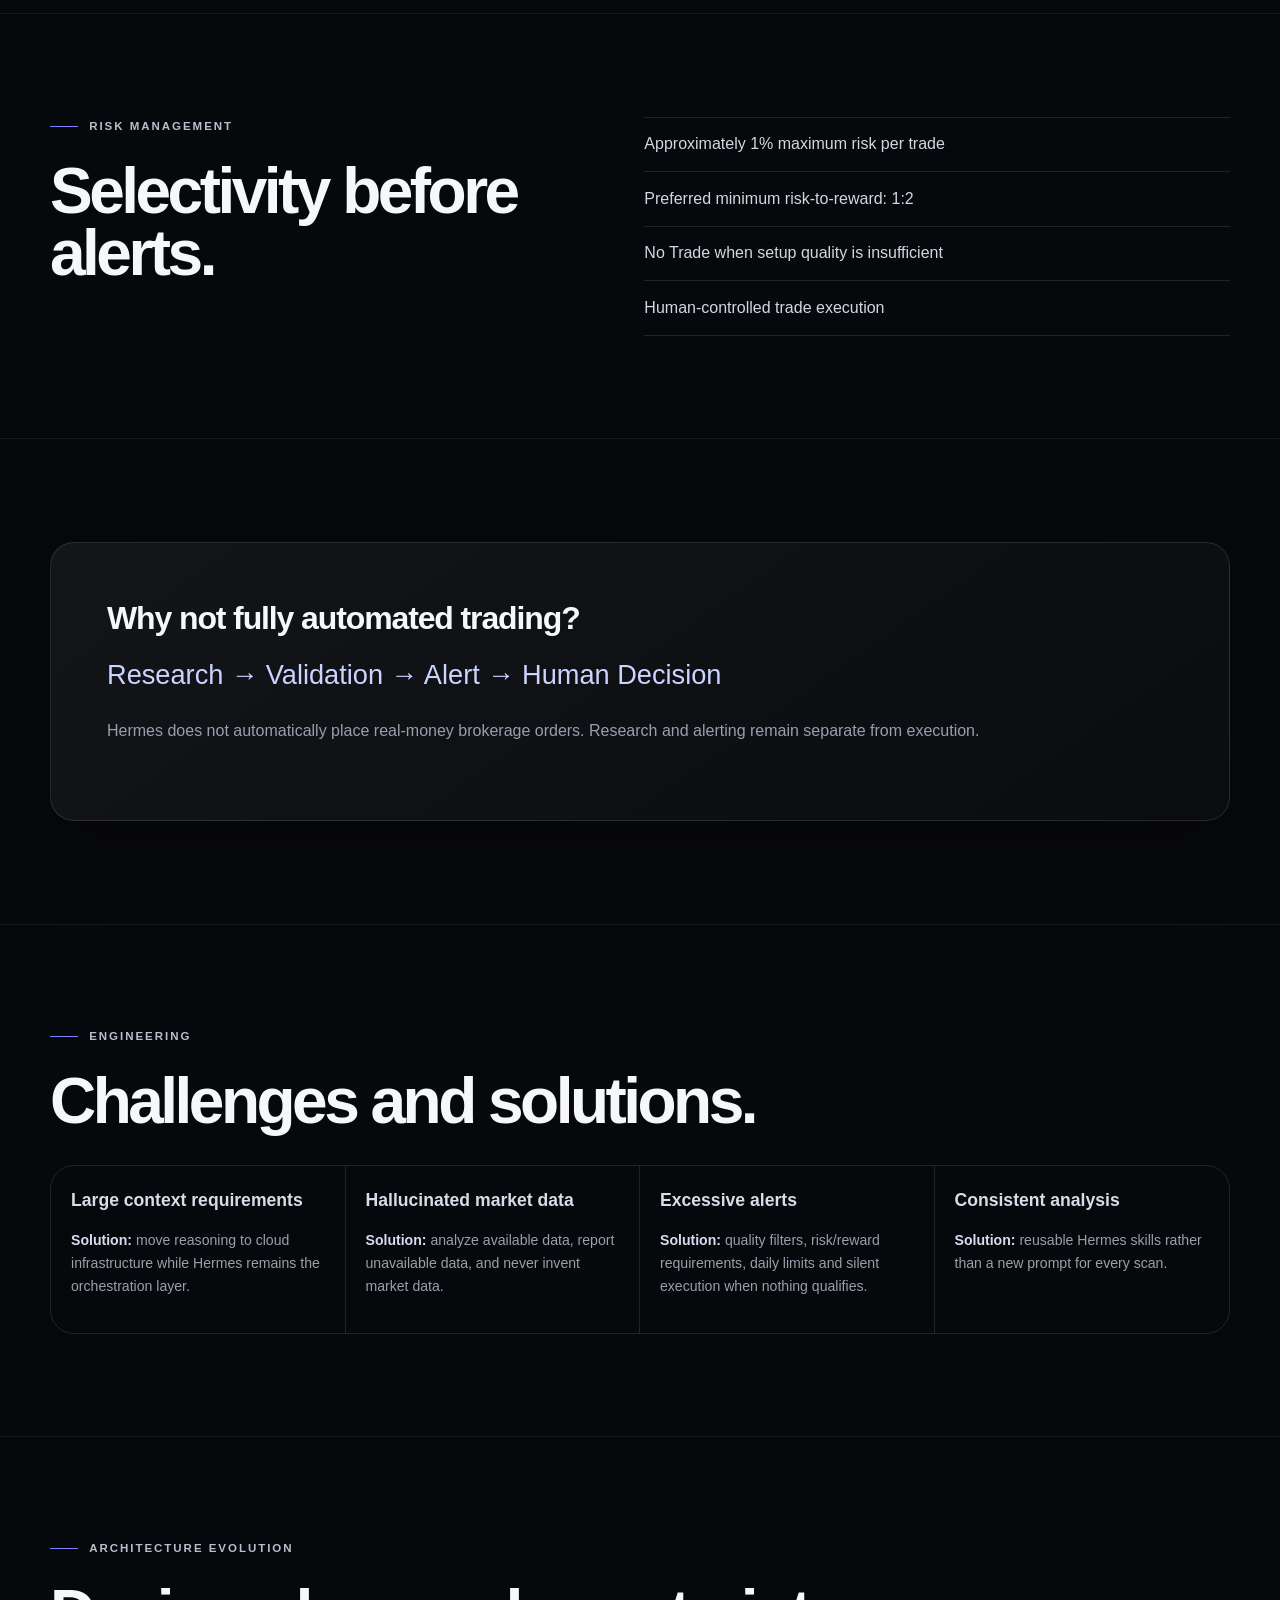
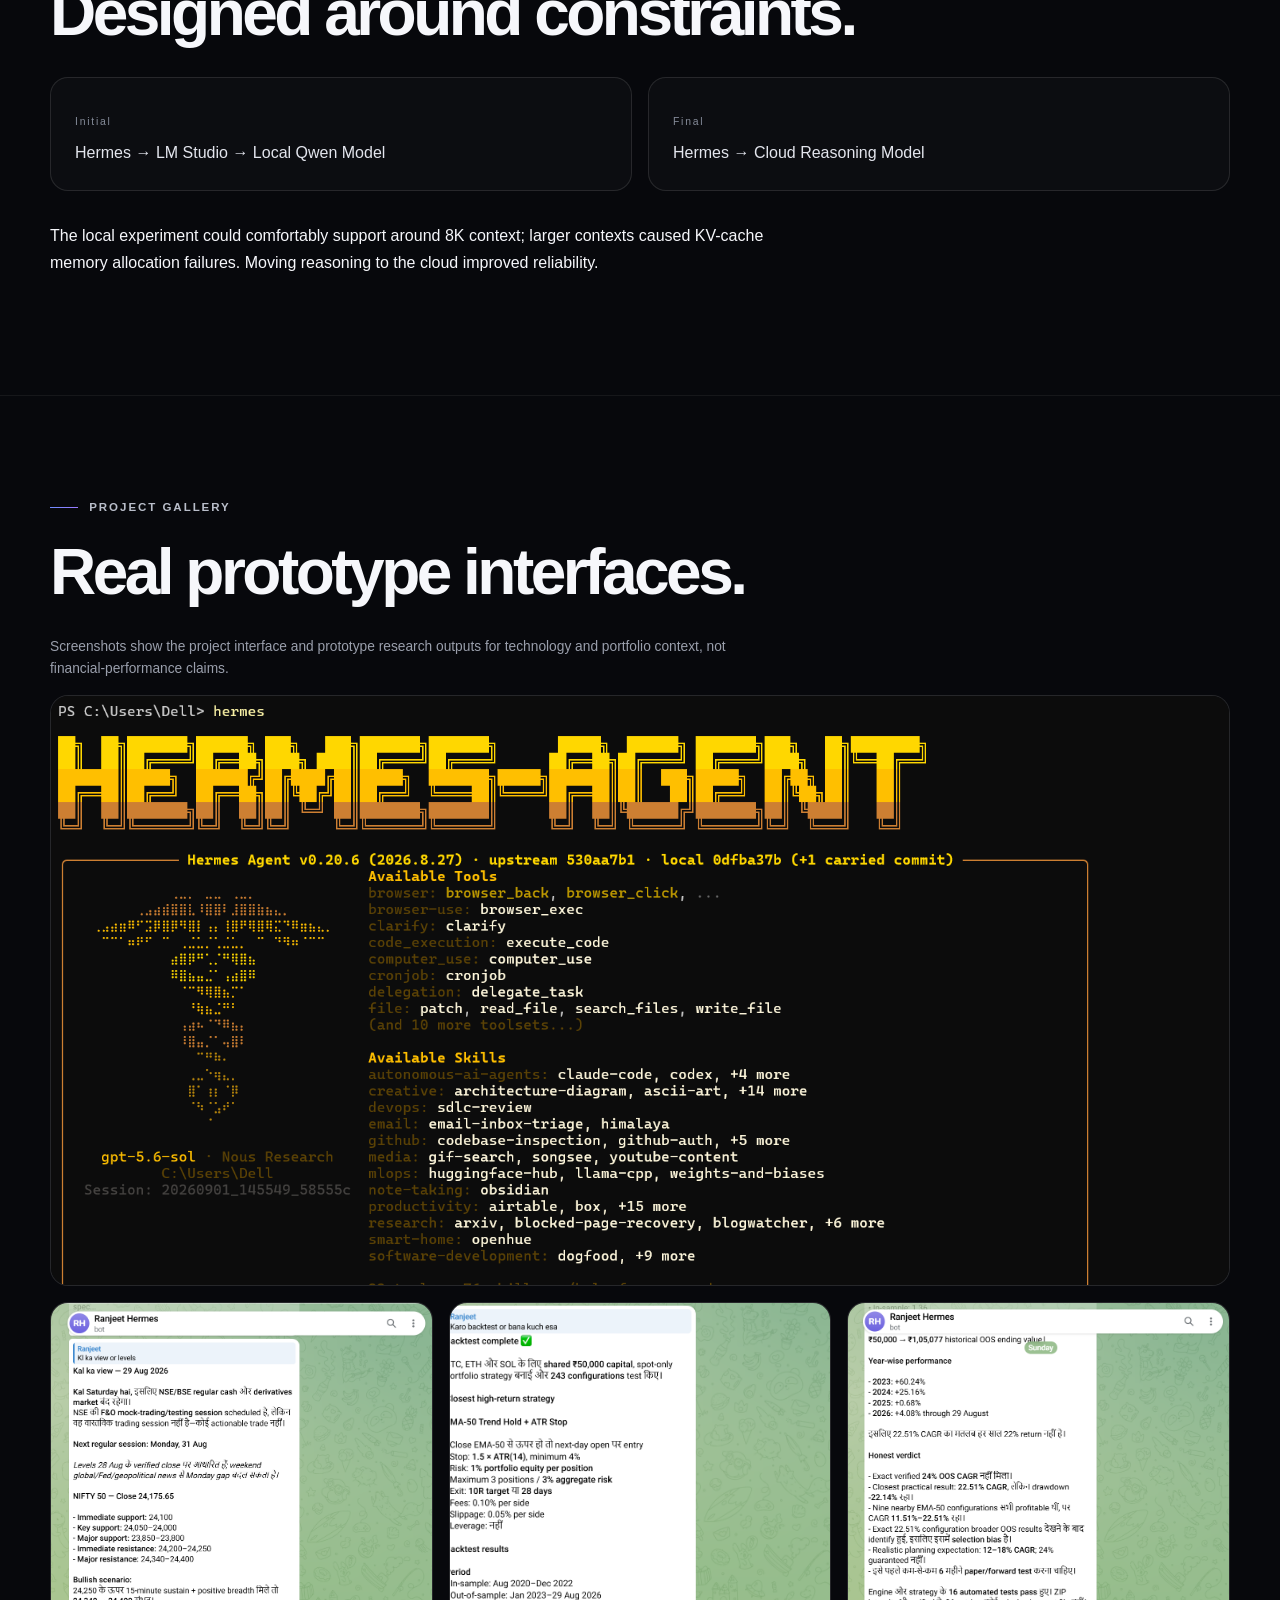
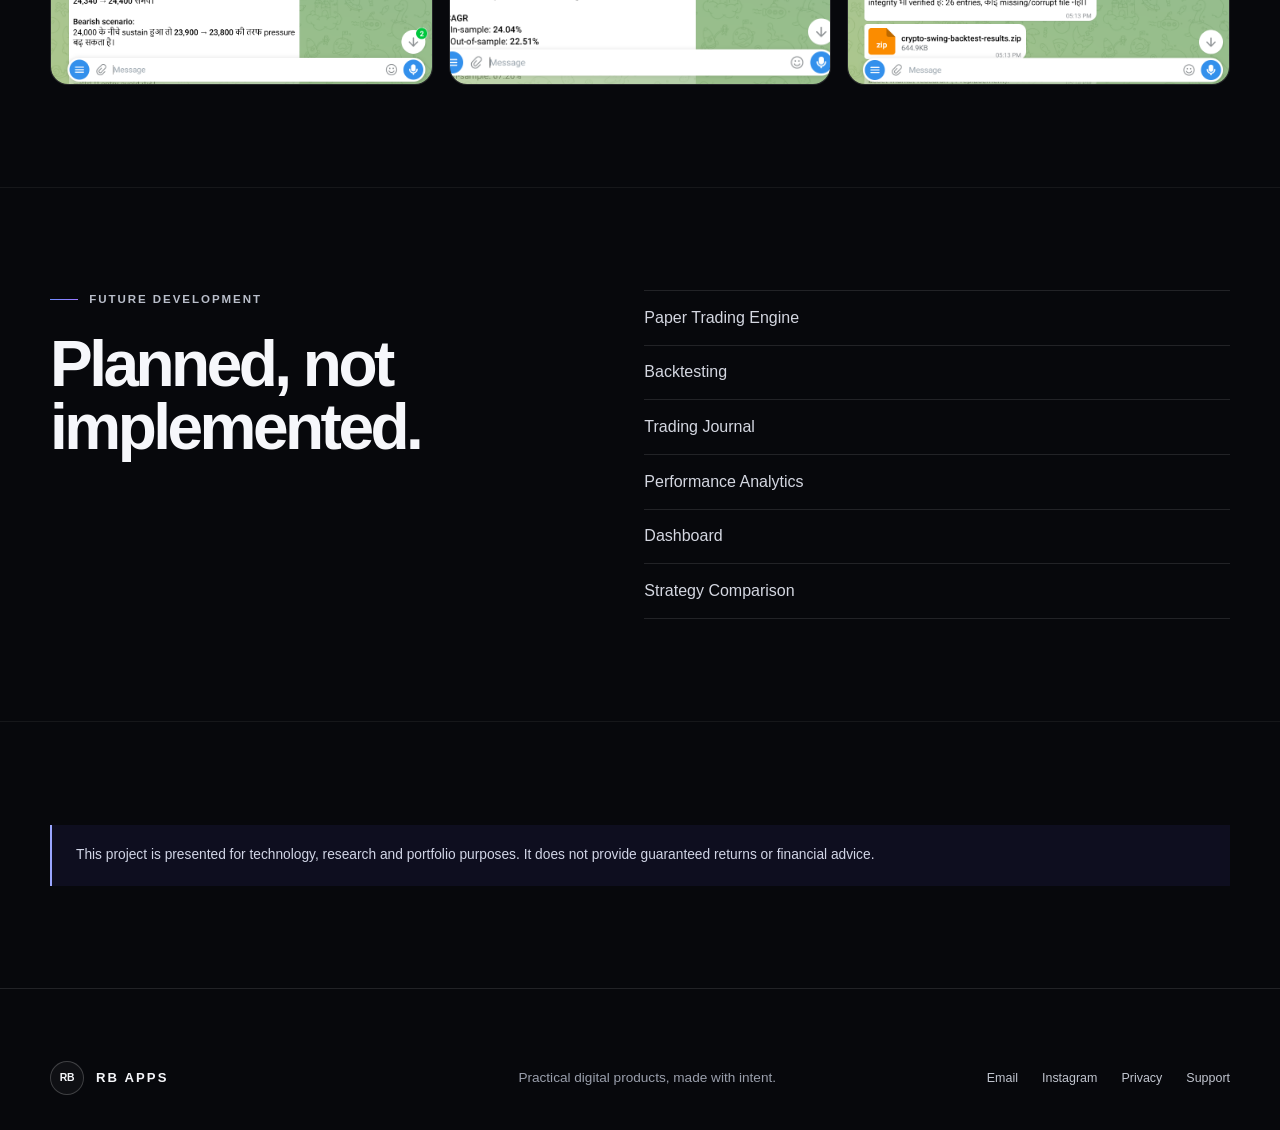
<file: projects/ai-agents/hermes-trading-agent.html>
<!doctype html><html lang="en"><head><meta charset="UTF-8"><meta name="viewport" content="width=device-width, initial-scale=1"><meta name="description" content="Hermes AI Trading Research Agent: market research and Telegram alert workflow for Indian markets."><title>Hermes AI Trading Research Agent — RB APPS</title><link rel="icon" href="../../favicon.svg"><link rel="stylesheet" href="../../styles.css"><script src="../../script.js" defer></script></head><body class="content-page hermes-page"><a class="skip-link" href="#main-content">Skip to content</a><header class="site-header" data-header><div class="container nav-shell"><a class="wordmark" href="../../index.html"><span class="wordmark-mark">RB</span><span>RB APPS</span></a><button class="menu-button" type="button" aria-expanded="false" aria-controls="primary-navigation" aria-label="Open navigation" data-menu-button><span></span><span></span></button><nav class="primary-nav" id="primary-navigation" data-navigation><a href="../../index.html">Home</a><a href="../../index.html#apps">Projects</a><a href="../../index.html#about">About</a><a href="../../index.html#contact">Contact</a></nav></div></header><main id="main-content"><section class="hermes-hero"><div class="category-shell"><p class="eyebrow"><span></span>AI Agent / Working Prototype</p><h1>Hermes AI<br><em>Trading Research Agent.</em></h1><p class="hermes-lead">A personal AI market-analysis assistant built to analyze Indian markets, scan potential opportunities, apply predefined risk and quality filters, and deliver structured alerts through Telegram.</p><a class="category-back" href="../ai-agents.html">← Return to AI Agents</a></div></section><section class="hermes-section"><div class="category-shell hermes-prose"><h2>Overview</h2><p>Hermes automates repetitive market research and delivers structured alerts through Telegram. It researches and filters opportunities while final decisions and real-money trades remain human-controlled.</p></div></section><section class="hermes-section"><div class="category-shell"><div class="section-label"><p class="eyebrow"><span></span>Capabilities</p><h2>What it does.</h2></div><div class="feature-grid"><span>Scheduled market scans</span><span>Pre-market research</span><span>Intraday opportunity scanning</span><span>Equity and index analysis</span><span>Options analysis</span><span>Risk/reward filtering</span><span>Telegram alerts</span><span>No-trade filtering</span></div></div></section><section class="hermes-section"><div class="category-shell"><div class="section-label"><p class="eyebrow"><span></span>System Architecture</p><h2>Research to alert.</h2></div><ol class="architecture-flow"><li>Market Information</li><li>Market Research Tools</li><li>Hermes AI Agent</li><li>Custom Trading Skills</li><li>Risk &amp; Quality Filters</li><li>Opportunity Scanner</li><li>Telegram Bot</li><li>User</li></ol></div></section><section class="hermes-section"><div class="category-shell split-grid"><div><p class="eyebrow"><span></span>Technology Stack</p><h2>Persistent workflow.</h2></div><ul class="stack-list"><li>Nous Hermes Agent</li><li>Cloud Reasoning Model</li><li>Telegram Bot</li><li>Scheduled Automation</li><li>Custom Agent Skills</li><li>Market Research Tools</li><li>LM Studio / Local Qwen Models</li></ul></div></section><section class="hermes-section"><div class="category-shell split-grid"><div><p class="eyebrow"><span></span>Risk Management</p><h2>Selectivity before alerts.</h2></div><ul class="stack-list"><li>Approximately 1% maximum risk per trade</li><li>Preferred minimum risk-to-reward: 1:2</li><li>No Trade when setup quality is insufficient</li><li>Human-controlled trade execution</li></ul></div></section><section class="hermes-section"><div class="category-shell content-card"><h2>Why not fully automated trading?</h2><p class="workflow-statement">Research → Validation → Alert → Human Decision</p><p>Hermes does not automatically place real-money brokerage orders. Research and alerting remain separate from execution.</p></div></section><section class="hermes-section"><div class="category-shell"><div class="section-label"><p class="eyebrow"><span></span>Engineering</p><h2>Challenges and solutions.</h2></div><div class="challenge-grid"><article><h3>Large context requirements</h3><p><strong>Solution:</strong> move reasoning to cloud infrastructure while Hermes remains the orchestration layer.</p></article><article><h3>Hallucinated market data</h3><p><strong>Solution:</strong> analyze available data, report unavailable data, and never invent market data.</p></article><article><h3>Excessive alerts</h3><p><strong>Solution:</strong> quality filters, risk/reward requirements, daily limits and silent execution when nothing qualifies.</p></article><article><h3>Consistent analysis</h3><p><strong>Solution:</strong> reusable Hermes skills rather than a new prompt for every scan.</p></article></div></div></section><section class="hermes-section"><div class="category-shell"><div class="section-label"><p class="eyebrow"><span></span>Architecture Evolution</p><h2>Designed around constraints.</h2></div><div class="evolution-grid"><article><p class="app-index">Initial</p><p>Hermes → LM Studio → Local Qwen Model</p></article><article><p class="app-index">Final</p><p>Hermes → Cloud Reasoning Model</p></article></div><p class="hermes-prose">The local experiment could comfortably support around 8K context; larger contexts caused KV-cache memory allocation failures. Moving reasoning to the cloud improved reliability.</p></div></section><section class="hermes-section"><div class="category-shell"><div class="section-label"><p class="eyebrow"><span></span>Project Gallery</p><h2>Real prototype interfaces.</h2></div><p class="gallery-note">Screenshots show the project interface and prototype research outputs for technology and portfolio context, not financial-performance claims.</p><div class="hermes-gallery"><a href="../../assets/images/projects/hermes/hermes-interface.png"><img src="../../assets/images/projects/hermes/hermes-interface.png" alt="Hermes Agent terminal interface" width="1614" height="1040"></a><a href="../../assets/images/projects/hermes/telegram-market-brief.png"><img src="../../assets/images/projects/hermes/telegram-market-brief.png" alt="Telegram market brief from Hermes prototype" width="981" height="925" loading="lazy"></a><a href="../../assets/images/projects/hermes/telegram-backtest.png"><img src="../../assets/images/projects/hermes/telegram-backtest.png" alt="Telegram research output from Hermes prototype" width="963" height="867" loading="lazy"></a><a href="../../assets/images/projects/hermes/telegram-validation.png"><img src="../../assets/images/projects/hermes/telegram-validation.png" alt="Telegram validation output from Hermes prototype" width="972" height="951" loading="lazy"></a></div></div></section><section class="hermes-section"><div class="category-shell split-grid"><div><p class="eyebrow"><span></span>Future Development</p><h2>Planned, not implemented.</h2></div><ul class="stack-list"><li>Paper Trading Engine</li><li>Backtesting</li><li>Trading Journal</li><li>Performance Analytics</li><li>Dashboard</li><li>Strategy Comparison</li></ul></div></section><section class="hermes-section"><div class="category-shell disclaimer">This project is presented for technology, research and portfolio purposes. It does not provide guaranteed returns or financial advice.</div></section></main><footer class="site-footer"><div class="container footer-main"><a class="wordmark" href="../../index.html"><span class="wordmark-mark">RB</span><span>RB APPS</span></a><p>Practical digital products, made with intent.</p><nav><a href="mailto:digitalcreatorranjeet@gmail.com">Email</a><a href="https://www.instagram.com/ranjeet.focused/" target="_blank" rel="noopener noreferrer">Instagram</a><a href="../../privacy.html">Privacy</a><a href="../../support.html">Support</a></nav></div></footer></body></html>
</file>
<file: styles.css>
:root {
  color-scheme: dark;
  --bg: #07080c;
  --bg-soft: #0b0d13;
  --surface: rgba(255, 255, 255, 0.045);
  --surface-strong: rgba(255, 255, 255, 0.075);
  --line: rgba(255, 255, 255, 0.11);
  --line-bright: rgba(255, 255, 255, 0.2);
  --text: #f6f7fb;
  --muted: #9a9fac;
  --blue: #6e8cff;
  --violet: #9b79ff;
  --max-width: 1180px;
  --radius: 24px;
  --space-section: clamp(5rem, 10vw, 9rem);
}

*, *::before, *::after { box-sizing: border-box; }
html { scroll-behavior: smooth; }
body {
  margin: 0;
  min-width: 280px;
  overflow-x: hidden;
  background: var(--bg);
  color: var(--text);
  font-family: Inter, ui-sans-serif, -apple-system, BlinkMacSystemFont, "Segoe UI", sans-serif;
  font-size: 1rem;
  line-height: 1.65;
  -webkit-font-smoothing: antialiased;
}

a { color: inherit; }
button, a { -webkit-tap-highlight-color: transparent; }
:focus-visible { outline: 2px solid #aabaff; outline-offset: 4px; }
.container { width: min(calc(100% - 2.5rem), var(--max-width)); margin-inline: auto; }
.skip-link { position: fixed; z-index: 100; top: 1rem; left: 1rem; padding: .7rem 1rem; background: white; color: #08090d; transform: translateY(-180%); }
.skip-link:focus { transform: translateY(0); }

.site-header { position: absolute; z-index: 20; inset: 0 0 auto; border-bottom: 1px solid rgba(255,255,255,.08); }
.nav-shell { min-height: 78px; display: flex; align-items: center; justify-content: space-between; }
.wordmark { display: inline-flex; align-items: center; gap: .75rem; color: var(--text); font-weight: 720; font-size: .82rem; letter-spacing: .16em; text-decoration: none; }
.wordmark-mark { display: grid; width: 34px; aspect-ratio: 1; place-items: center; border: 1px solid var(--line-bright); border-radius: 50%; font-size: .65rem; letter-spacing: -.03em; background: rgba(255,255,255,.035); }
.primary-nav { display: flex; gap: 2rem; align-items: center; }
.primary-nav a { min-height: 44px; display: inline-flex; align-items: center; color: #c8cbd4; font-size: .84rem; text-decoration: none; transition: color .2s ease; }
.primary-nav a:hover { color: white; }
.menu-button { display: none; width: 46px; height: 46px; padding: 0; border: 1px solid var(--line); border-radius: 50%; background: transparent; }
.menu-button span { display: block; width: 18px; height: 1px; margin: 5px auto; background: white; transition: transform .2s ease; }

.hero { position: relative; min-height: min(900px, 100svh); padding: clamp(9.5rem, 18vh, 13rem) 0 2rem; overflow: hidden; display: flex; flex-direction: column; justify-content: space-between; border-bottom: 1px solid var(--line); }
.hero::before { content: ""; position: absolute; inset: 0; opacity: .2; background-image: linear-gradient(rgba(255,255,255,.045) 1px, transparent 1px), linear-gradient(90deg, rgba(255,255,255,.045) 1px, transparent 1px); background-size: 72px 72px; mask-image: linear-gradient(to bottom, black, transparent 80%); }
.gravity-field { position: absolute; inset: 0; pointer-events: none; }
.orb { position: absolute; border-radius: 50%; filter: blur(12px); opacity: .25; animation: float 12s ease-in-out infinite alternate; }
.orb-one { width: min(42vw, 600px); aspect-ratio: 1; right: -10%; top: 4%; background: radial-gradient(circle, rgba(90,110,255,.7), transparent 68%); }
.orb-two { width: 380px; aspect-ratio: 1; left: -12%; bottom: -20%; background: radial-gradient(circle, rgba(151,83,255,.35), transparent 70%); animation-delay: -5s; }
.orbit { position: absolute; border: 1px solid rgba(255,255,255,.09); border-radius: 50%; transform: rotate(-20deg); }
.orbit-one { width: 610px; height: 230px; right: -80px; top: 240px; }
.orbit-two { width: 380px; height: 130px; right: 45px; top: 290px; }
.hero-layout { position: relative; z-index: 2; display: grid; grid-template-columns: minmax(0, 1.25fr) minmax(320px, .75fr); gap: clamp(2rem, 7vw, 7rem); align-items: center; }
.eyebrow { margin: 0 0 1.5rem; display: flex; align-items: center; gap: .7rem; color: #b9beca; font-size: .72rem; font-weight: 650; letter-spacing: .17em; text-transform: uppercase; }
.eyebrow span { width: 28px; height: 1px; background: linear-gradient(90deg, var(--blue), var(--violet)); }
.hero h1 { margin: 0; font-size: clamp(4.4rem, 12vw, 9rem); line-height: .82; letter-spacing: -.075em; font-weight: 760; }
.hero-tagline { max-width: 700px; margin: 1.8rem 0 0; font-size: clamp(1.65rem, 3.3vw, 3rem); line-height: 1.14; letter-spacing: -.04em; font-weight: 360; }
em { color: #aab6ff; font-family: Georgia, serif; font-weight: 400; }
.hero-summary { max-width: 570px; margin: 1.7rem 0 0; color: var(--muted); font-size: clamp(1rem, 1.6vw, 1.12rem); }
.hero-actions { display: flex; flex-wrap: wrap; gap: .85rem; margin-top: 2.4rem; }
.button { min-height: 50px; padding: .75rem 1.2rem; border: 1px solid transparent; border-radius: 999px; display: inline-flex; align-items: center; justify-content: center; gap: 2rem; font-size: .84rem; font-weight: 650; text-decoration: none; transition: transform .2s ease, background-color .2s ease, border-color .2s ease; }
.button:hover { transform: translateY(-2px); }
.button-primary { background: #f5f6fa; color: #08090d; }
.button-secondary { border-color: var(--line-bright); background: rgba(255,255,255,.025); }
.hero-object { position: relative; min-height: 440px; display: grid; place-items: center; perspective: 900px; }
.device-shell { width: min(245px, 68vw); aspect-ratio: .54; padding: 8px; border: 1px solid rgba(255,255,255,.26); border-radius: 36px; background: linear-gradient(145deg, rgba(255,255,255,.13), rgba(255,255,255,.025)); box-shadow: 0 35px 90px rgba(0,0,0,.65), 0 0 80px rgba(89,92,255,.11); transform: rotate(7deg) translateY(-5px); animation: deviceFloat 7s ease-in-out infinite; }
.device-screen { height: 100%; padding: 1.2rem; border-radius: 29px; background: radial-gradient(circle at 65% 20%, rgba(114,86,255,.23), transparent 35%), #090a10; border: 1px solid rgba(255,255,255,.07); display: flex; flex-direction: column; }
.screen-label { color: #7c8291; font-size: .55rem; letter-spacing: .18em; }
.screen-core { flex: 1; display: grid; place-items: center; }
.screen-core span { width: 92px; aspect-ratio: 1; display: grid; place-items: center; border-radius: 25px; background: linear-gradient(145deg, #7792ff, #7c4fff); box-shadow: 0 15px 45px rgba(104,76,255,.4); font-size: 2.2rem; font-weight: 730; }
.screen-lines { display: grid; gap: .55rem; }
.screen-lines i { height: 5px; border-radius: 5px; background: rgba(255,255,255,.12); }
.screen-lines i:nth-child(2) { width: 78%; } .screen-lines i:nth-child(3) { width: 48%; }
.status-chip { position: absolute; padding: .45rem .7rem; border: 1px solid var(--line); border-radius: 999px; background: rgba(10,11,17,.8); backdrop-filter: blur(8px); color: #aeb3c0; font-size: .55rem; letter-spacing: .13em; }
.chip-one { top: 17%; right: -4%; } .chip-two { bottom: 18%; left: -10%; }
.hero-footnote { position: relative; z-index: 2; padding-top: 2rem; display: flex; justify-content: space-between; color: #666b78; font-size: .63rem; letter-spacing: .15em; text-transform: uppercase; }

.section { padding-block: var(--space-section); }
.section-heading { margin-bottom: clamp(2.5rem, 6vw, 5rem); display: grid; grid-template-columns: 1.25fr .75fr; gap: 3rem; align-items: end; }
.section-heading h2, .about-grid h2, .contact-panel h2 { margin: 0; font-size: clamp(2.4rem, 5vw, 4.7rem); line-height: 1.02; letter-spacing: -.055em; }
.section-heading > p { max-width: 450px; margin: 0; color: var(--muted); }
.apps-section { background: linear-gradient(180deg, #090a0f, var(--bg)); }
.project-category-grid { display: grid; grid-template-columns: repeat(4, minmax(0, 1fr)); gap: 1rem; margin-bottom: clamp(4rem, 8vw, 7rem); }
.project-category-card { min-width: 0; min-height: 310px; padding: clamp(1.35rem, 2.4vw, 2rem); display: flex; flex-direction: column; color: var(--text); text-decoration: none; border: 1px solid var(--line); border-radius: var(--radius); background: linear-gradient(145deg, rgba(255,255,255,.045), rgba(255,255,255,.012)); transition: transform .3s ease, border-color .3s ease, background .3s ease; }
.project-category-card:hover { transform: translateY(-5px); border-color: var(--line-bright); background: linear-gradient(145deg, rgba(119,104,255,.1), rgba(255,255,255,.018)); }
.project-category-card:focus-visible { outline: 2px solid #9aa6ff; outline-offset: 4px; }
.category-icon { width: 48px; height: 48px; display: grid; place-items: center; color: #aeb8ff; border: 1px solid rgba(159,169,255,.28); border-radius: 15px; background: rgba(111,91,255,.09); }
.category-icon svg { width: 24px; height: 24px; fill: none; stroke: currentColor; stroke-width: 1.45; stroke-linecap: round; stroke-linejoin: round; }
.category-number { margin: 1.5rem 0 0; color: #686e7c; font-size: .62rem; letter-spacing: .18em; }
.project-category-card h3 { margin: auto 0 .75rem; padding-top: 2.5rem; font-size: clamp(1.3rem, 2vw, 1.65rem); line-height: 1.08; letter-spacing: -.035em; }
.project-category-card p { margin: 0; color: var(--muted); font-size: .86rem; line-height: 1.6; }
.category-cta { margin-top: 1.75rem; display: flex; align-items: center; justify-content: space-between; color: #e9ebf6; font-size: .7rem; letter-spacing: .08em; text-transform: uppercase; }
.category-cta > span { color: #9aa6ff; font-size: 1rem; transition: transform .3s ease; }
.project-category-card:hover .category-cta > span { transform: translate(3px, 3px); }
.project-list { scroll-margin-top: 2rem; }
.project-list-heading { margin-bottom: 2rem; }
.project-list-heading h3 { margin: .5rem 0 0; font-size: clamp(1.8rem, 3vw, 2.6rem); letter-spacing: -.04em; }
.app-card { overflow: hidden; min-height: 480px; display: grid; grid-template-columns: 1fr 1fr; border: 1px solid var(--line); border-radius: var(--radius); background: var(--surface); transition: transform .3s ease, border-color .3s ease; }
.app-card + .app-card { margin-top: 2rem; }
.app-card:hover { transform: translateY(-5px); border-color: var(--line-bright); }
.app-visual { position: relative; overflow: hidden; min-height: 380px; display: grid; place-items: center; background: radial-gradient(circle at center, rgba(102,85,255,.2), transparent 38%), linear-gradient(145deg, rgba(255,255,255,.035), transparent); border-right: 1px solid var(--line); }
.smart-prompt-visual { background: radial-gradient(circle at center, rgba(76,124,255,.23), transparent 38%), linear-gradient(145deg, rgba(255,255,255,.035), transparent); }
.app-visual::before { content: ""; position: absolute; width: 72%; aspect-ratio: 1; border: 1px solid rgba(255,255,255,.08); border-radius: 50%; }
.app-icon { z-index: 1; width: 132px; aspect-ratio: 1; display: grid; place-items: center; border-radius: 34px; background: linear-gradient(145deg, #7996ff, #764ce9); box-shadow: 0 28px 65px rgba(91,67,228,.35); font-size: 3.2rem; font-weight: 750; }
.app-icon-image { z-index: 1; display: block; width: 148px; height: 148px; aspect-ratio: 1; object-fit: cover; border: 1px solid rgba(255,255,255,.15); border-radius: 35px; box-shadow: 0 28px 65px rgba(91,67,228,.38); }
.visual-ring { position: absolute; width: 90%; height: 32%; border: 1px solid rgba(255,255,255,.1); border-radius: 50%; transform: rotate(-14deg); }
.visual-dot { position: absolute; width: 8px; aspect-ratio: 1; border-radius: 50%; background: #a5b3ff; box-shadow: 0 0 20px #7b8cff; }
.dot-one { top: 24%; right: 24%; } .dot-two { bottom: 22%; left: 20%; width: 5px; }
.app-content { padding: clamp(2rem, 6vw, 5rem); display: flex; flex-direction: column; justify-content: center; align-items: flex-start; }
.app-index { color: #858b99; font-size: .65rem; letter-spacing: .17em; }
.app-content h3 { margin: .65rem 0 1rem; font-size: clamp(2.5rem, 4.6vw, 4.8rem); line-height: 1; letter-spacing: -.055em; }
.placeholder-copy { max-width: 420px; margin: 0; color: var(--muted); }
.app-link { margin-top: 2rem; gap: 1.25rem; }
.app-screenshots { grid-column: 1 / -1; display: flex; gap: 1rem; overflow-x: auto; padding: clamp(1.25rem, 3vw, 2rem); border-top: 1px solid var(--line); background: rgba(255,255,255,.018); scroll-snap-type: x proximity; scrollbar-color: rgba(150,157,255,.45) transparent; }
.app-screenshots img { flex: 0 0 clamp(190px, 23vw, 270px); width: clamp(190px, 23vw, 270px); height: auto; border: 1px solid rgba(255,255,255,.12); border-radius: 18px; box-shadow: 0 18px 45px rgba(0,0,0,.3); scroll-snap-align: start; }
.coming-soon { margin-top: 2rem; padding: .5rem .8rem; border: 1px solid var(--line); border-radius: 999px; color: #c6cad4; font-size: .7rem; letter-spacing: .09em; text-transform: uppercase; }
.future-note { margin: 2rem 0 0; color: #656a76; font-size: .8rem; text-align: center; }

.about-section { border-top: 1px solid rgba(255,255,255,.05); }
.about-grid { display: grid; grid-template-columns: minmax(280px, .78fr) minmax(0, 1fr); gap: clamp(3rem, 9vw, 9rem); align-items: center; }
.about-portrait { position: relative; max-width: 470px; padding: 8px; border: 1px solid var(--line); border-radius: 30px; background: linear-gradient(145deg, rgba(255,255,255,.09), rgba(255,255,255,.02)); box-shadow: 0 30px 80px rgba(0,0,0,.38), 0 0 65px rgba(91,86,255,.08); }
.about-portrait::after { content: ""; position: absolute; z-index: -1; width: 48%; aspect-ratio: 1; right: -8%; bottom: -7%; border-radius: 50%; background: rgba(105,82,255,.2); filter: blur(45px); }
.about-portrait img { display: block; width: 100%; height: auto; aspect-ratio: 1122 / 1402; object-fit: cover; object-position: center 38%; border-radius: 22px; }
.about-content { max-width: 620px; }
.about-copy { padding-top: clamp(1.75rem, 4vw, 3rem); }
.about-copy p { margin: 0 0 1.5rem; color: var(--muted); font-size: clamp(1rem, 1.8vw, 1.2rem); }
.about-copy p:first-child { color: #dde0e7; }
.principles-section { border-block: 1px solid var(--line); background: var(--bg-soft); }
.section-heading.compact { grid-template-columns: 1fr; }
.principles-grid { display: grid; grid-template-columns: repeat(4, 1fr); border: 1px solid var(--line); border-radius: var(--radius); overflow: hidden; }
.principles-grid article { min-width: 0; padding: clamp(1.5rem, 3vw, 2.4rem); border-right: 1px solid var(--line); }
.principles-grid article:last-child { border: 0; }
.principles-grid span { color: #666c79; font-size: .65rem; letter-spacing: .15em; }
.principles-grid h3 { margin: 4rem 0 .8rem; font-size: 1.25rem; }
.principles-grid p { margin: 0; color: var(--muted); font-size: .9rem; }

.contact-panel { padding: clamp(2rem, 6vw, 5rem); display: grid; grid-template-columns: 1.15fr .85fr; gap: 3rem; align-items: center; border: 1px solid var(--line); border-radius: var(--radius); background: radial-gradient(circle at 90% 20%, rgba(98,83,255,.16), transparent 32%), var(--surface); }
.contact-copy p { margin: 0 0 1.2rem; color: var(--muted); }
.contact-links { display: grid; gap: .75rem; }
.contact-link { position: relative; min-height: 76px; padding: .9rem 3rem .9rem 1rem; display: flex; flex-direction: column; justify-content: center; border: 1px solid var(--line); border-radius: 16px; background: rgba(255,255,255,.025); text-decoration: none; transition: transform .2s ease, border-color .2s ease, background-color .2s ease; }
.contact-link:hover { transform: translateY(-2px); border-color: var(--line-bright); background: rgba(255,255,255,.055); }
.contact-link:active { transform: translateY(0); background: rgba(255,255,255,.075); }
.contact-link-label { color: #777d8a; font-size: .65rem; font-weight: 650; letter-spacing: .14em; text-transform: uppercase; }
.contact-link-value { overflow-wrap: anywhere; color: #e8eaf0; font-size: .88rem; }
.contact-link-arrow { position: absolute; right: 1rem; top: 50%; color: #9daaff; transform: translateY(-50%); }
.site-footer { padding: 4rem 0 1.7rem; border-top: 1px solid var(--line); }
.footer-main { display: grid; grid-template-columns: 1fr 1fr auto; gap: 2rem; align-items: center; }
.footer-main p { color: var(--muted); font-size: .85rem; }
.footer-main nav { display: flex; flex-wrap: wrap; gap: .5rem 1.5rem; color: #858a96; font-size: .78rem; }
.footer-main nav a { min-height: 44px; display: inline-flex; align-items: center; color: #c1c5cf; text-underline-offset: .25em; text-decoration-color: transparent; transition: color .2s ease, text-decoration-color .2s ease; }
.footer-main nav a:hover { color: white; text-decoration-color: currentColor; }
.footer-main small { margin-left: .25rem; color: #565b67; text-transform: uppercase; font-size: .55rem; }
.footer-bottom { margin-top: 3rem; padding-top: 1.5rem; border-top: 1px solid rgba(255,255,255,.07); display: flex; justify-content: space-between; color: #636874; font-size: .7rem; }
.footer-bottom p { margin: 0; }
.footer-bottom a { text-decoration: none; }

.content-page { min-height: 100vh; }
.content-page .site-header { position: relative; background: rgba(7,8,12,.82); }
.content-main { position: relative; overflow: hidden; min-height: calc(100vh - 78px); padding-block: clamp(4.5rem, 10vw, 8rem); }
.content-main::before { content: ""; position: absolute; width: min(60vw, 760px); aspect-ratio: 1; top: -34%; right: -18%; border-radius: 50%; background: radial-gradient(circle, rgba(92,91,255,.16), transparent 68%); pointer-events: none; }
.content-shell { position: relative; z-index: 1; width: min(calc(100% - 2.5rem), 820px); margin-inline: auto; }
.content-header { margin-bottom: clamp(2.5rem, 6vw, 4.5rem); }
.content-header h1 { max-width: 760px; margin: 0; font-size: clamp(3rem, 7vw, 6rem); line-height: .95; letter-spacing: -.065em; }
.content-intro { max-width: 700px; margin: 1.5rem 0 0; color: #c9ccd5; font-size: clamp(1.05rem, 2vw, 1.3rem); }
.content-card { padding: clamp(1.5rem, 5vw, 3.5rem); border: 1px solid var(--line); border-radius: var(--radius); background: linear-gradient(145deg, rgba(255,255,255,.055), rgba(255,255,255,.02)); box-shadow: 0 28px 80px rgba(0,0,0,.22); }
.content-card h2 { margin: 0 0 1rem; font-size: clamp(1.45rem, 3vw, 2rem); line-height: 1.2; letter-spacing: -.035em; }
.content-card h2:not(:first-child) { margin-top: 2.5rem; }
.content-card p, .content-card li { color: var(--muted); }
.content-card p { margin: 0 0 1.25rem; }
.content-card ul { margin: 1.25rem 0 0; padding-left: 1.25rem; }
.content-card li { margin-block: .65rem; padding-left: .35rem; }
.content-card a:not(.button) { color: #c8d0ff; text-underline-offset: .25em; }
.content-card .button { margin-top: 1rem; }
.policy-date { display: inline-flex; margin-bottom: 2rem; padding: .45rem .75rem; border: 1px solid var(--line); border-radius: 999px; color: #abb0bd; font-size: .72rem; letter-spacing: .08em; text-transform: uppercase; }
.content-footer-note { margin: 2rem 0 0; color: #666c78; font-size: .78rem; }
.category-main { padding-block: clamp(4.5rem, 9vw, 8rem); }
.category-shell { width: min(calc(100% - 2.5rem), var(--max-width)); margin-inline: auto; }
.category-page-header { max-width: 820px; margin-bottom: clamp(3rem, 7vw, 5rem); }
.category-page-header h1 { margin: 0; font-size: clamp(3rem, 8vw, 6.5rem); line-height: .94; letter-spacing: -.065em; }
.category-page-header .content-intro { max-width: 680px; }
.category-back { min-height: 44px; margin-top: 1.5rem; display: inline-flex; align-items: center; color: #c8d0ff; font-size: .8rem; text-underline-offset: .3em; }
.empty-state { min-height: 280px; padding: clamp(2rem, 6vw, 4.5rem); display: grid; place-content: center; text-align: center; border: 1px solid var(--line); border-radius: var(--radius); background: linear-gradient(145deg, rgba(255,255,255,.045), rgba(255,255,255,.012)); }
.empty-state h2 { margin: 0; font-size: clamp(1.6rem, 4vw, 2.6rem); letter-spacing: -.04em; }
.empty-state p { max-width: 520px; margin: .8rem auto 0; color: var(--muted); }
.agent-project-card { max-width:850px; padding:clamp(2rem,6vw,4.5rem); border:1px solid var(--line); border-radius:var(--radius); background:radial-gradient(circle at top right,rgba(104,82,255,.17),transparent 32%),var(--surface); }.agent-project-card h2{margin:.8rem 0 1rem;font-size:clamp(2rem,5vw,4.4rem);line-height:.98;letter-spacing:-.055em}.agent-project-card>p:not(.app-index){max-width:580px;margin:0;color:var(--muted)}.agent-project-card .button{margin-top:2rem}.status-pill{display:inline-flex;margin-top:1rem;padding:.4rem .7rem;border:1px solid rgba(156,166,255,.3);border-radius:999px;color:#c8d0ff;background:rgba(106,89,255,.1);font-size:.65rem;letter-spacing:.09em;text-transform:uppercase}
.hermes-hero{padding:clamp(5rem,12vw,10rem) 0 clamp(4rem,8vw,7rem);background:radial-gradient(circle at 78% 10%,rgba(108,87,255,.2),transparent 24%),linear-gradient(180deg,#090a0f,var(--bg))}.hermes-hero h1{max-width:920px;margin:0;font-size:clamp(3.2rem,8.7vw,8.4rem);line-height:.87;letter-spacing:-.075em}.hermes-lead{max-width:780px;margin:2rem 0 0;color:#c9ccd5;font-size:clamp(1.1rem,2.4vw,1.55rem);line-height:1.45}.hermes-section{padding-block:clamp(3.5rem,8vw,7rem);border-top:1px solid rgba(255,255,255,.06)}.hermes-prose{max-width:760px}.hermes-prose h2,.section-label h2,.split-grid h2{margin:0;font-size:clamp(2rem,5vw,4.4rem);line-height:.98;letter-spacing:-.055em}.hermes-prose p{color:var(--muted)}.section-label{margin-bottom:2rem}.feature-grid,.challenge-grid{display:grid;grid-template-columns:repeat(4,minmax(0,1fr));border:1px solid var(--line);border-radius:var(--radius);overflow:hidden}.feature-grid span,.challenge-grid article{min-width:0;padding:1.25rem;border-right:1px solid var(--line);color:#d9dce6}.feature-grid span{min-height:120px;display:flex;align-items:flex-end;border-bottom:1px solid var(--line)}.feature-grid span:nth-child(4n),.challenge-grid article:last-child{border-right:0}.feature-grid span:nth-last-child(-n+4){border-bottom:0}.challenge-grid h3{margin:0;font-size:1.1rem}.challenge-grid p{color:var(--muted);font-size:.88rem}.challenge-grid strong{color:#d8dcf0}.architecture-flow{max-width:820px;margin:0;padding:0;list-style:none;display:grid;gap:.7rem}.architecture-flow li{position:relative;min-height:58px;padding:1rem 1.2rem;display:flex;align-items:center;border:1px solid var(--line);border-radius:14px;background:rgba(255,255,255,.025)}.architecture-flow li:not(:last-child)::after{content:"↓";position:absolute;left:1.2rem;bottom:-.78rem;z-index:1;color:#9aa6ff}.split-grid{display:grid;grid-template-columns:minmax(0,.9fr) minmax(0,1.1fr);gap:clamp(2rem,9vw,9rem)}.stack-list{margin:0;padding:0;list-style:none;border-top:1px solid var(--line)}.stack-list li{padding:.85rem 0;border-bottom:1px solid var(--line);color:#d4d7e1}.workflow-statement{margin:0 0 1.2rem;color:#cbd3ff!important;font-size:clamp(1.15rem,3vw,1.7rem)}.evolution-grid,.hermes-gallery{display:grid;grid-template-columns:repeat(3,1fr);gap:1rem}.evolution-grid{grid-template-columns:1fr 1fr;margin-bottom:2rem}.evolution-grid article{padding:1.5rem;border:1px solid var(--line);border-radius:18px;background:rgba(255,255,255,.025)}.evolution-grid article p:last-child{margin:.65rem 0 0;color:#e3e5ed}.gallery-note{max-width:720px;color:var(--muted);font-size:.86rem}.hermes-gallery a{overflow:hidden;display:block;min-width:0;border:1px solid var(--line);border-radius:18px;background:#0b0c10}.hermes-gallery a:first-child{grid-column:span 3}.hermes-gallery img{display:block;width:100%;height:100%;aspect-ratio:1;object-fit:cover}.hermes-gallery a:first-child img{aspect-ratio:16/8;object-position:top}.disclaimer{padding:1.2rem 1.5rem;border-left:2px solid #9aa6ff;background:rgba(108,87,255,.08);color:#d1d5e6;font-size:.86rem}

@keyframes float { to { transform: translate3d(20px, -25px, 0) scale(1.04); } }
@keyframes deviceFloat { 0%, 100% { transform: rotate(7deg) translateY(-5px); } 50% { transform: rotate(5deg) translateY(9px); } }

@media (max-width: 1000px) {
  .project-category-grid { grid-template-columns: repeat(2, minmax(0, 1fr)); }
}

@media (max-width: 820px) {
  .site-header[data-open="true"] { position: fixed; background: rgba(7,8,12,.96); }
  .menu-button { display: block; }
  .site-header[data-open="true"] .menu-button span:first-child { transform: translateY(3px) rotate(45deg); }
  .site-header[data-open="true"] .menu-button span:last-child { transform: translateY(-3px) rotate(-45deg); }
  .primary-nav { display: none; position: absolute; inset: 78px 0 auto; min-height: calc(100dvh - 78px); padding: 2rem 1.25rem; background: rgba(7,8,12,.98); flex-direction: column; align-items: stretch; }
  .site-header[data-open="true"] .primary-nav { display: flex; }
  .primary-nav a { min-height: 58px; border-bottom: 1px solid var(--line); font-size: 1.1rem; }
  .hero { min-height: auto; }
  .hero-layout, .section-heading, .about-grid, .contact-panel { grid-template-columns: 1fr; }
  .about-portrait { width: min(100%, 460px); margin-inline: auto; }
  .about-content { max-width: 680px; }
  .hero-object { min-height: 390px; margin-top: 1rem; }
  .orbit-one { right: -270px; } .orbit-two { right: -90px; }
  .app-card { grid-template-columns: 1fr; }
  .app-visual { border-right: 0; border-bottom: 1px solid var(--line); }
  .app-screenshots { grid-column: 1; }
  .principles-grid { grid-template-columns: 1fr 1fr; }
  .principles-grid article:nth-child(2) { border-right: 0; }
  .principles-grid article:nth-child(-n+2) { border-bottom: 1px solid var(--line); }
  .footer-main { grid-template-columns: 1fr; }
  .feature-grid,.challenge-grid{grid-template-columns:1fr 1fr}.feature-grid span:nth-child(2n),.challenge-grid article:nth-child(2n){border-right:0}.feature-grid span:nth-last-child(-n+4){border-bottom:1px solid var(--line)}.feature-grid span:nth-last-child(-n+2){border-bottom:0}.challenge-grid article:nth-child(-n+2){border-bottom:1px solid var(--line)}.split-grid{grid-template-columns:1fr}
}

@media (max-width: 520px) {
  .container { width: min(calc(100% - 1.5rem), var(--max-width)); }
  .hero { padding-top: 8.5rem; }
  .hero h1 { font-size: clamp(3.7rem, 22vw, 6rem); }
  .hero-actions { align-items: stretch; flex-direction: column; }
  .button { width: 100%; }
  .project-category-grid { grid-template-columns: 1fr; }
  .project-category-card { min-height: 270px; }
  .app-screenshots img { flex-basis: min(78vw, 270px); width: min(78vw, 270px); }
  .hero-object { min-height: 350px; }
  .device-shell { width: 190px; }
  .chip-one { right: 0; } .chip-two { left: 0; }
  .principles-grid { grid-template-columns: 1fr; }
  .principles-grid article { border-right: 0; border-bottom: 1px solid var(--line); }
  .principles-grid article:nth-child(2) { border-right: 0; }
  .principles-grid article:nth-child(-n+3) { border-bottom: 1px solid var(--line); }
  .principles-grid article:last-child { border-bottom: 0; }
  .principles-grid h3 { margin-top: 2.5rem; }
  .footer-bottom { align-items: flex-start; flex-direction: column; gap: 1rem; }
  .content-shell { width: min(calc(100% - 1.5rem), 820px); }
  .content-header h1 { font-size: clamp(2.75rem, 15vw, 4.2rem); }
  .feature-grid,.challenge-grid,.evolution-grid,.hermes-gallery{grid-template-columns:1fr}.feature-grid span,.challenge-grid article{border-right:0;border-bottom:1px solid var(--line)}.feature-grid span:last-child,.challenge-grid article:last-child{border-bottom:0}.hermes-gallery a:first-child{grid-column:auto}.hermes-gallery a:first-child img{aspect-ratio:1}
}

@media (prefers-reduced-motion: reduce) {
  html { scroll-behavior: auto; }
  *, *::before, *::after { scroll-behavior: auto !important; animation-duration: .01ms !important; animation-iteration-count: 1 !important; transition-duration: .01ms !important; }
}
</file>
